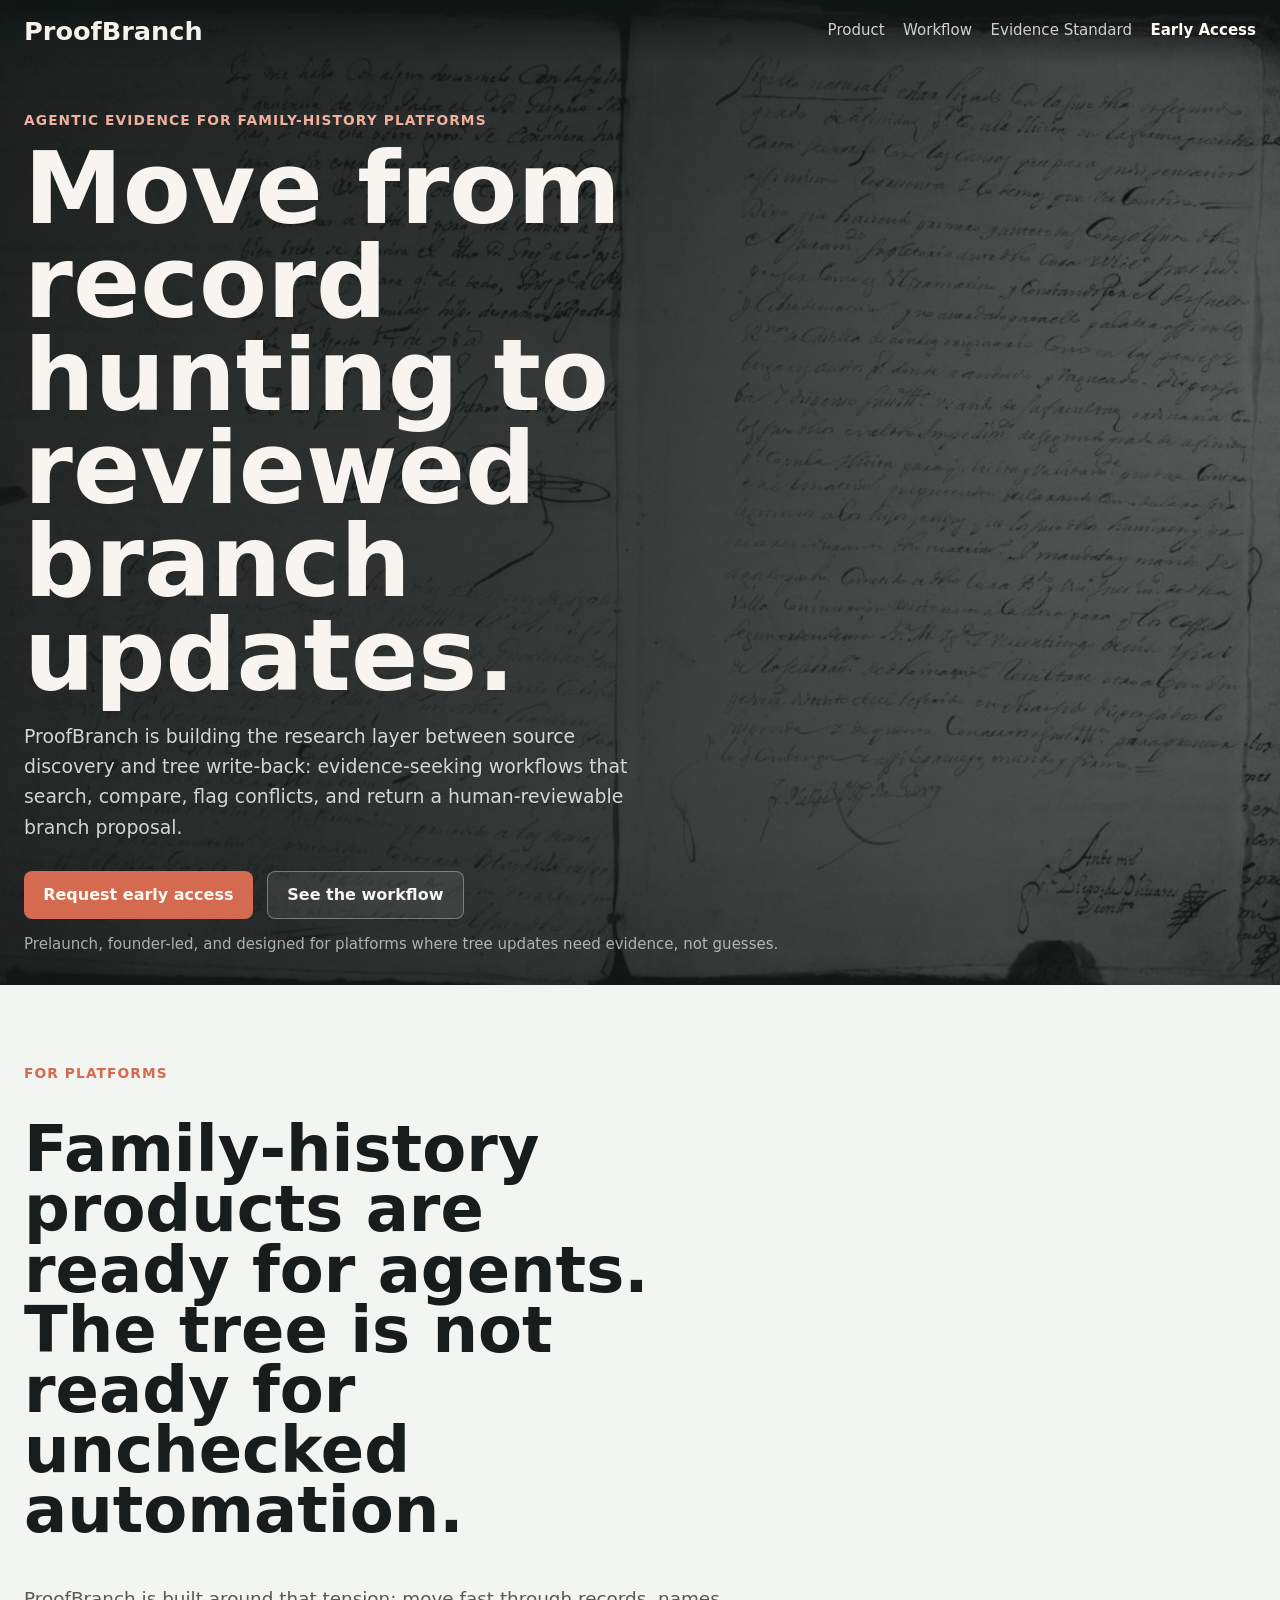
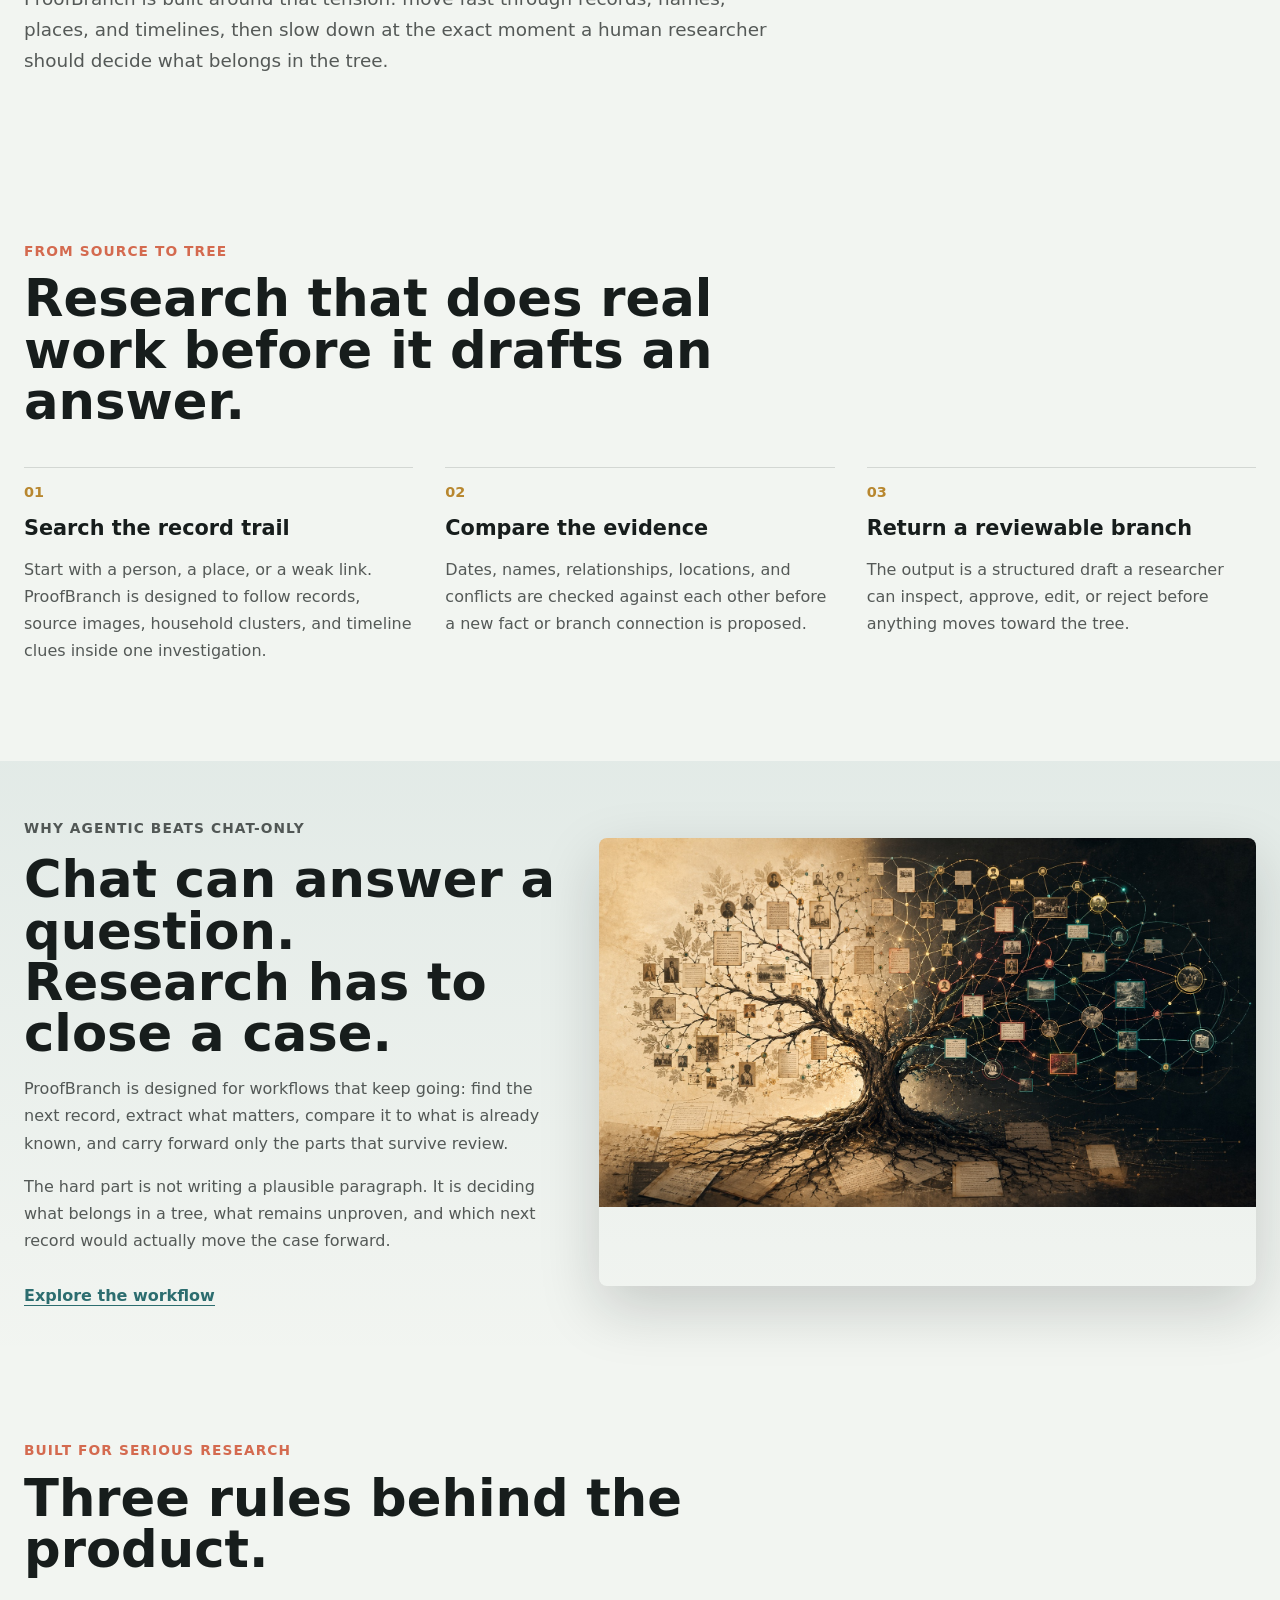
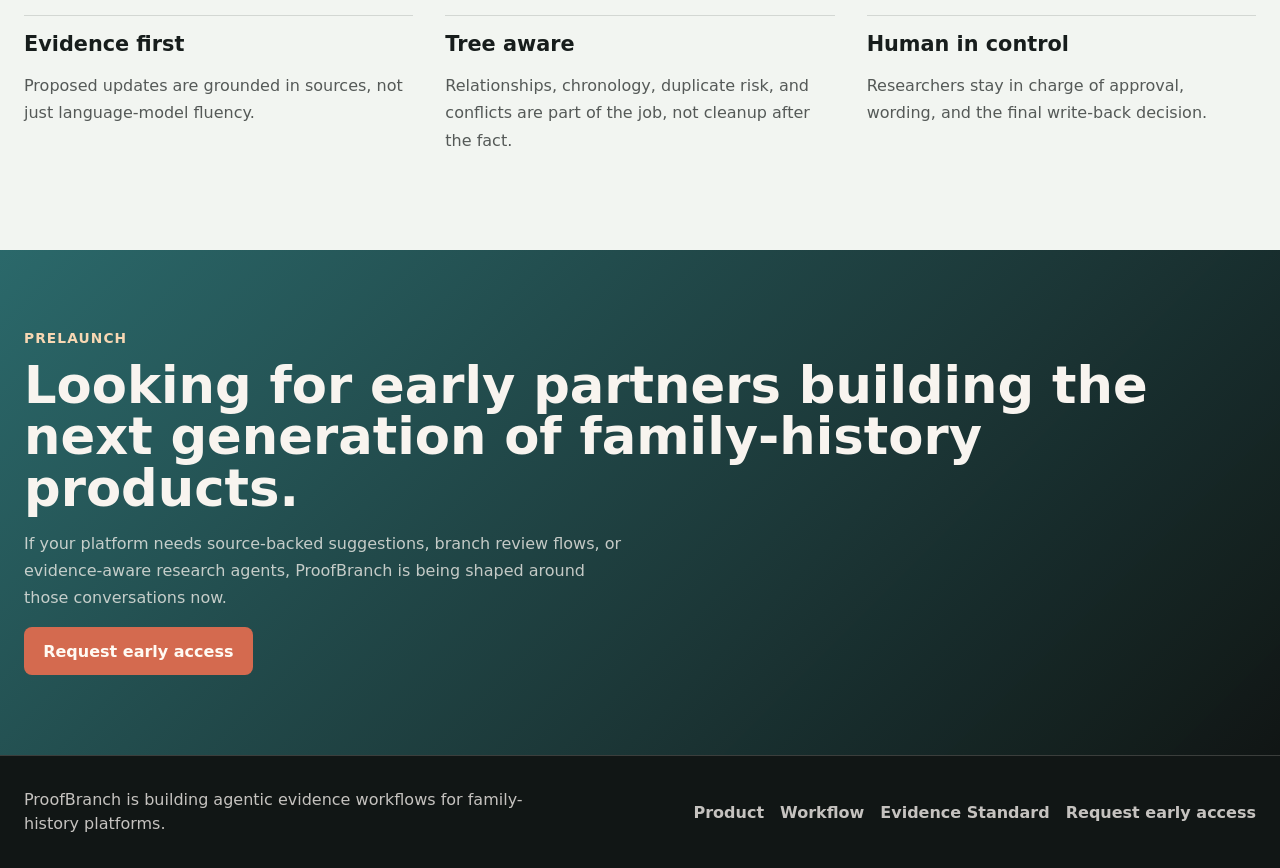
<file: index.html>
<!DOCTYPE html>
<html lang="en">
  <head>
    <meta charset="UTF-8" />
    <meta name="viewport" content="width=device-width, initial-scale=1.0" />
    <meta
      http-equiv="Content-Security-Policy"
      content="default-src 'self'; base-uri 'self'; form-action https://formspree.io; img-src 'self'; object-src 'none'; script-src 'none'; style-src 'self'"
    />
    <meta name="referrer" content="strict-origin-when-cross-origin" />
    <title>ProofBranch | Agentic Evidence for Family-History Platforms</title>
    <meta
      name="description"
      content="ProofBranch is building an agentic evidence layer for family-history platforms, turning record trails into reviewable branch updates."
    />
    <link rel="stylesheet" href="./styles.css" />
  </head>
  <body>
    <header class="site-header">
      <a class="brand" href="./">ProofBranch</a>
      <nav class="site-nav" aria-label="Primary">
        <a href="./product/">Product</a>
        <a href="./workflow/">Workflow</a>
        <a href="./evidence-standard/">Evidence Standard</a>
        <a class="nav-cta" href="./early-access/">Early Access</a>
      </nav>
    </header>

    <main id="top">
      <section class="hero">
        <div class="hero-image" aria-hidden="true"></div>
        <div class="hero-inner">
          <p class="eyebrow">Agentic evidence for family-history platforms</p>
          <h1>Move from record hunting to reviewed branch updates.</h1>
          <p class="hero-copy">
            ProofBranch is building the research layer between source discovery
            and tree write-back: evidence-seeking workflows that search, compare,
            flag conflicts, and return a human-reviewable branch proposal.
          </p>
          <div class="hero-actions">
            <a class="button button-primary" href="./early-access/"
              >Request early access</a
            >
            <a class="button button-secondary" href="./workflow/"
              >See the workflow</a
            >
          </div>
          <p class="hero-note">
            Prelaunch, founder-led, and designed for platforms where tree
            updates need evidence, not guesses.
          </p>
        </div>
      </section>

      <section class="statement">
        <p class="eyebrow">For platforms</p>
        <h2>Family-history products are ready for agents. The tree is not ready for unchecked automation.</h2>
        <p>
          ProofBranch is built around that tension: move fast through records,
          names, places, and timelines, then slow down at the exact moment a
          human researcher should decide what belongs in the tree.
        </p>
      </section>

      <section class="intro" id="workflow">
        <div class="section-heading">
          <p class="eyebrow">From source to tree</p>
          <h2>Research that does real work before it drafts an answer.</h2>
        </div>
        <div class="workflow-grid">
          <a href="./workflow/" class="text-panel">
            <p class="workflow-step">01</p>
            <h3>Search the record trail</h3>
            <p>
              Start with a person, a place, or a weak link. ProofBranch is
              designed to follow records, source images, household clusters, and
              timeline clues inside one investigation.
            </p>
          </a>
          <a href="./evidence-standard/" class="text-panel">
            <p class="workflow-step">02</p>
            <h3>Compare the evidence</h3>
            <p>
              Dates, names, relationships, locations, and conflicts are checked
              against each other before a new fact or branch connection is
              proposed.
            </p>
          </a>
          <a href="./product/" class="text-panel">
            <p class="workflow-step">03</p>
            <h3>Return a reviewable branch</h3>
            <p>
              The output is a structured draft a researcher can inspect,
              approve, edit, or reject before anything moves toward the tree.
            </p>
          </a>
        </div>
      </section>

      <section class="detail">
        <div class="detail-copy">
          <p class="eyebrow">Why agentic beats chat-only</p>
          <h2>Chat can answer a question. Research has to close a case.</h2>
          <p>
            ProofBranch is designed for workflows that keep going: find the next
            record, extract what matters, compare it to what is already known,
            and carry forward only the parts that survive review.
          </p>
          <p>
            The hard part is not writing a plausible paragraph. It is deciding
            what belongs in a tree, what remains unproven, and which next record
            would actually move the case forward.
          </p>
          <a class="inline-link" href="./workflow/">Explore the workflow</a>
        </div>
        <figure class="detail-visual">
          <img
            src="./assets/family-tree-knowledge-map.jpg"
            alt="A family tree growing into a source-backed knowledge graph with linked records and evidence nodes"
          />
        </figure>
      </section>

      <section class="principles" id="why">
        <div class="section-heading">
          <p class="eyebrow">Built for serious research</p>
          <h2>Three rules behind the product.</h2>
        </div>
        <div class="principles-list">
          <a href="./evidence-standard/" class="text-panel">
            <h3>Evidence first</h3>
            <p>
              Proposed updates are grounded in sources, not just language-model
              fluency.
            </p>
          </a>
          <a href="./product/" class="text-panel">
            <h3>Tree aware</h3>
            <p>
              Relationships, chronology, duplicate risk, and conflicts are part
              of the job, not cleanup after the fact.
            </p>
          </a>
          <a href="./early-access/" class="text-panel">
            <h3>Human in control</h3>
            <p>
              Researchers stay in charge of approval, wording, and the final
              write-back decision.
            </p>
          </a>
        </div>
      </section>

      <section class="cta" id="contact">
        <p class="eyebrow">Prelaunch</p>
        <h2>Looking for early partners building the next generation of family-history products.</h2>
        <p>
          If your platform needs source-backed suggestions, branch review flows,
          or evidence-aware research agents, ProofBranch is being shaped around
          those conversations now.
        </p>
        <a class="button button-primary" href="./early-access/"
          >Request early access</a
        >
      </section>
    </main>

    <footer class="site-footer">
      <p>ProofBranch is building agentic evidence workflows for family-history platforms.</p>
      <nav aria-label="Footer">
        <a href="./product/">Product</a>
        <a href="./workflow/">Workflow</a>
        <a href="./evidence-standard/">Evidence Standard</a>
        <a href="./early-access/">Request early access</a>
      </nav>
    </footer>
  </body>
</html>
</file>
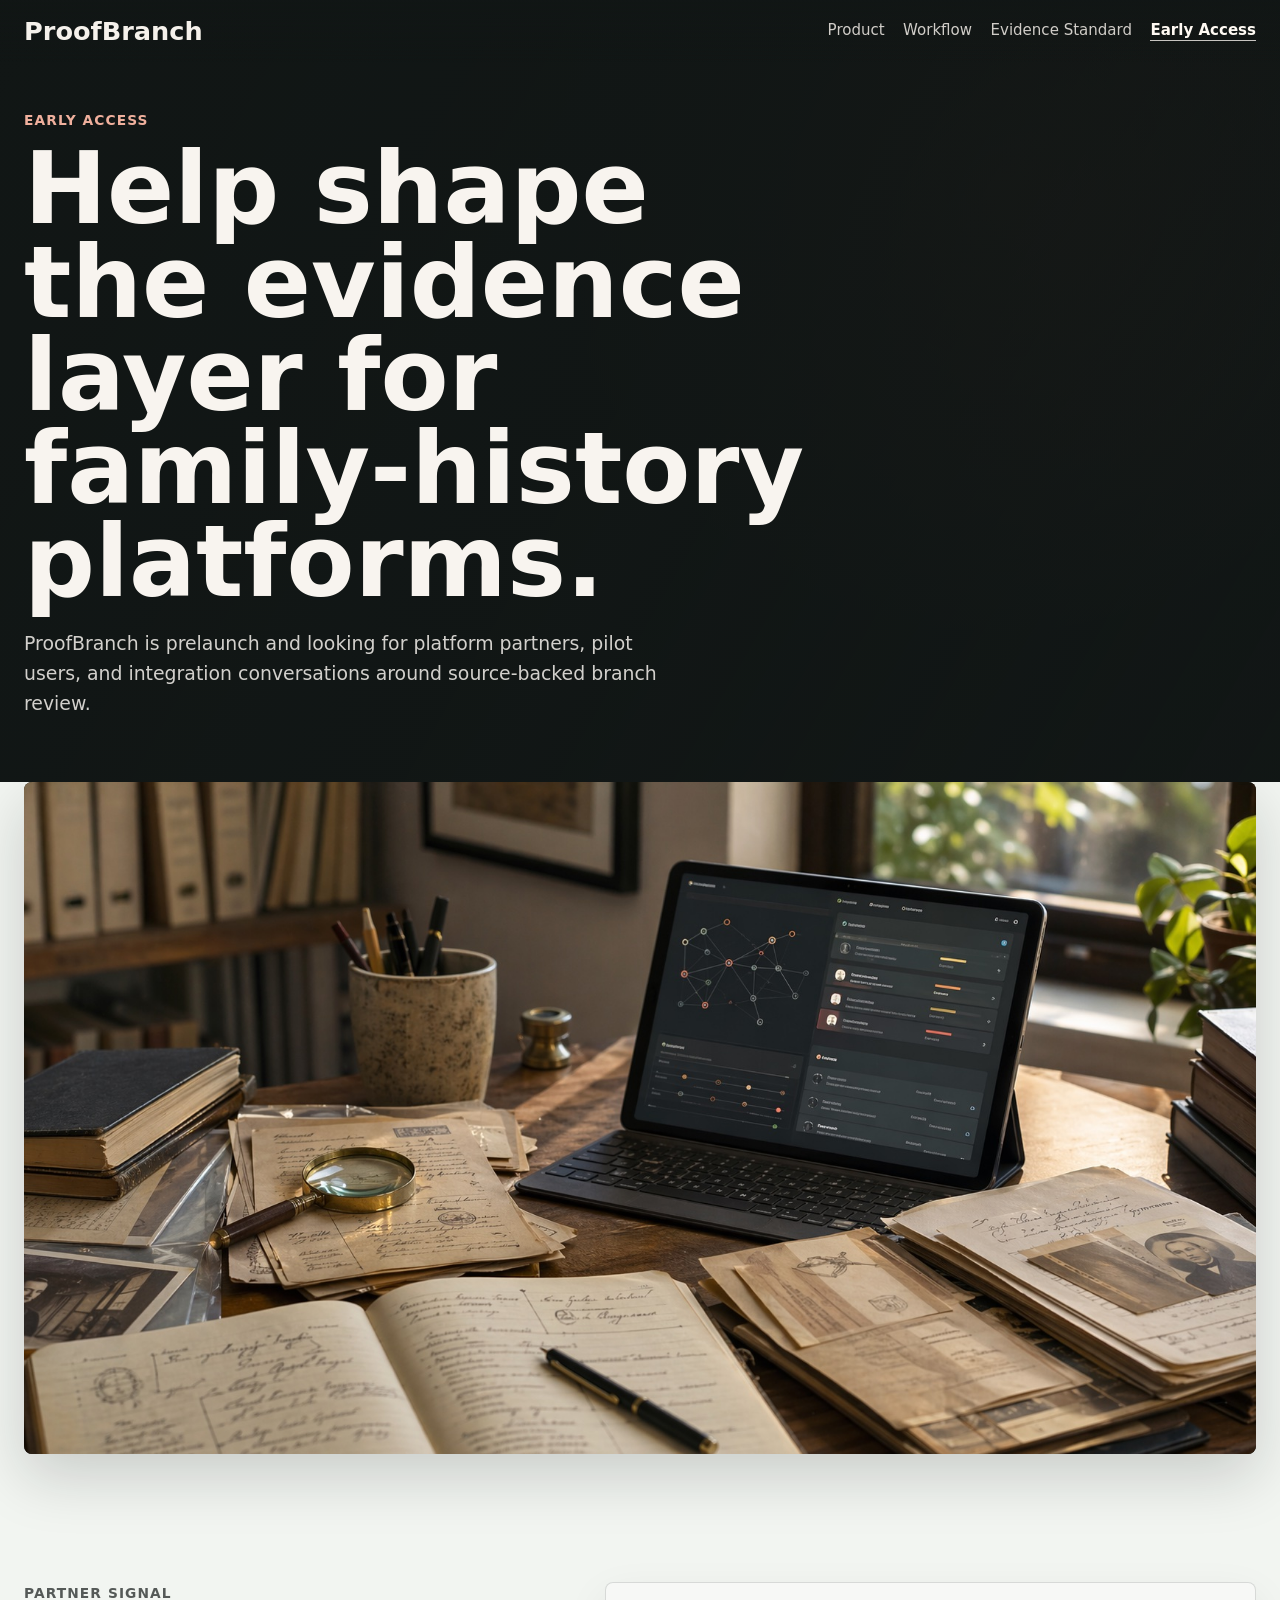
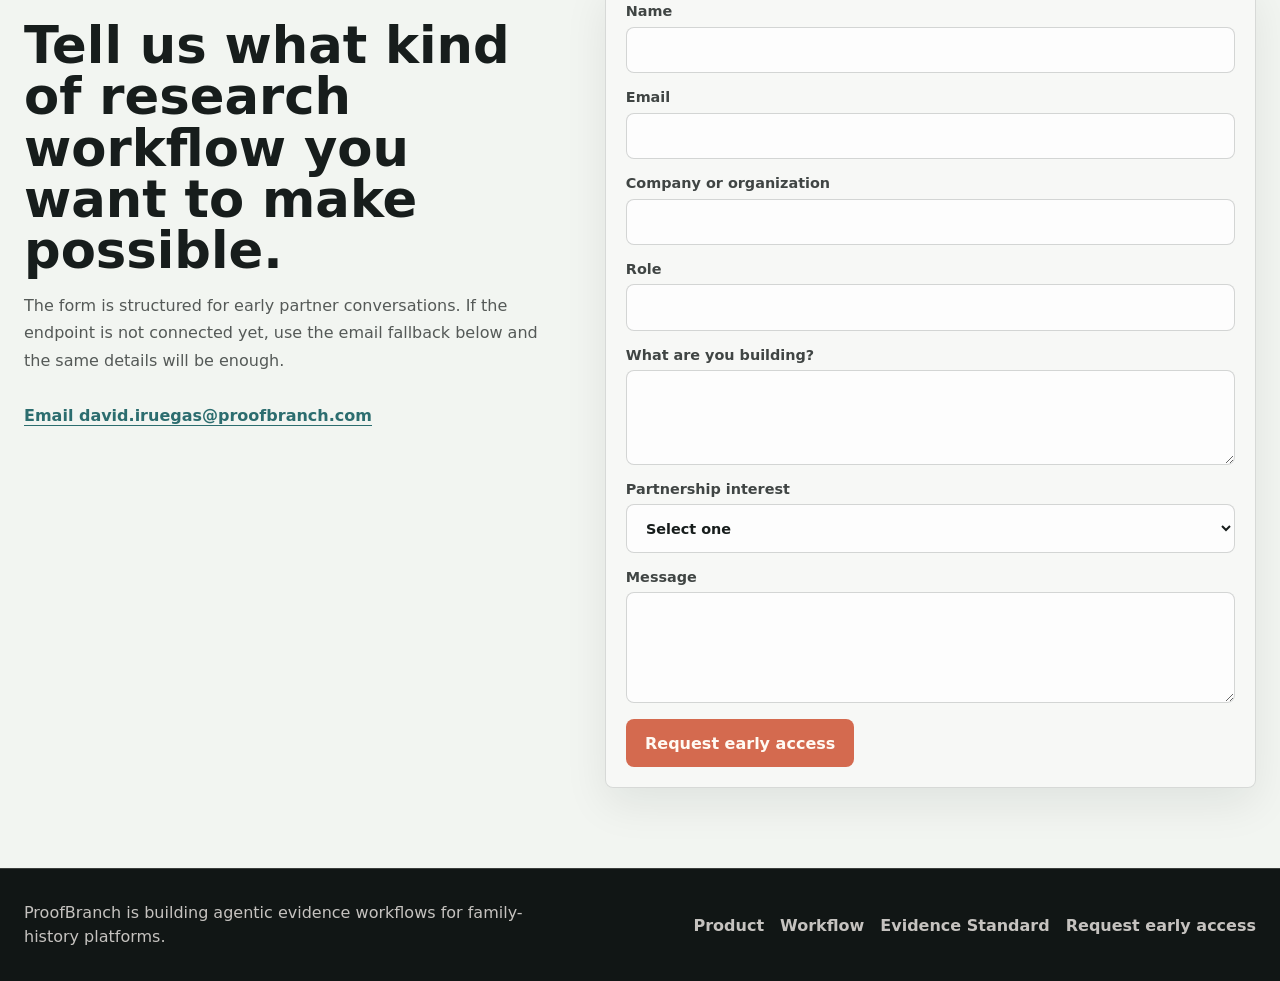
<file: early-access/index.html>
<!DOCTYPE html>
<html lang="en">
  <head>
    <meta charset="UTF-8" />
    <meta name="viewport" content="width=device-width, initial-scale=1.0" />
    <meta
      http-equiv="Content-Security-Policy"
      content="default-src 'self'; base-uri 'self'; form-action https://formspree.io; img-src 'self'; object-src 'none'; script-src 'none'; style-src 'self'"
    />
    <meta name="referrer" content="strict-origin-when-cross-origin" />
    <title>Request Early Access | ProofBranch</title>
    <meta
      name="description"
      content="Request early access to ProofBranch for platform partner conversations and prelaunch product feedback."
    />
    <link rel="stylesheet" href="../styles.css" />
  </head>
  <body>
    <header class="site-header">
      <a class="brand" href="../">ProofBranch</a>
      <nav class="site-nav" aria-label="Primary">
        <a href="../product/">Product</a>
        <a href="../workflow/">Workflow</a>
        <a href="../evidence-standard/">Evidence Standard</a>
        <a aria-current="page" class="nav-cta" href="../early-access/"
          >Early Access</a
        >
      </nav>
    </header>

    <main>
      <section class="page-hero contact-hero">
        <div class="page-hero-inner">
          <p class="eyebrow">Early access</p>
          <h1>Help shape the evidence layer for family-history platforms.</h1>
          <p>
            ProofBranch is prelaunch and looking for platform partners, pilot
            users, and integration conversations around source-backed branch
            review.
          </p>
        </div>
      </section>

      <section class="asset-showcase asset-showcase-tight">
        <figure>
          <img
            src="../assets/partner-review-workflow.jpg"
            alt="A professional research desk with archival papers and a modern review interface for source-backed branch suggestions"
          />
        </figure>
      </section>

      <section class="form-section">
        <div class="form-copy">
          <p class="eyebrow">Partner signal</p>
          <h2>Tell us what kind of research workflow you want to make possible.</h2>
          <p>
            The form is structured for early partner conversations. If the
            endpoint is not connected yet, use the email fallback below and the
            same details will be enough.
          </p>
          <a
            class="inline-link"
            href="mailto:david.iruegas@proofbranch.com?subject=ProofBranch%20early%20access"
            >Email david.iruegas@proofbranch.com</a
          >
        </div>

        <form
          class="access-form"
          action="https://formspree.io/f/REPLACE_WITH_FORM_ID"
          accept-charset="UTF-8"
          method="POST"
        >
          <input
            class="hidden-field"
            name="_gotcha"
            type="text"
            tabindex="-1"
            autocomplete="off"
          />
          <label>
            Name
            <input
              name="name"
              type="text"
              autocomplete="name"
              maxlength="120"
              required
            />
          </label>
          <label>
            Email
            <input
              name="email"
              type="email"
              autocomplete="email"
              inputmode="email"
              maxlength="254"
              required
            />
          </label>
          <label>
            Company or organization
            <input
              name="organization"
              type="text"
              autocomplete="organization"
              maxlength="160"
            />
          </label>
          <label>
            Role
            <input
              name="role"
              type="text"
              autocomplete="organization-title"
              maxlength="120"
            />
          </label>
          <label>
            What are you building?
            <textarea
              name="what-you-are-building"
              rows="4"
              maxlength="1200"
              required
            ></textarea>
          </label>
          <label>
            Partnership interest
            <select name="partnership-interest" required>
              <option value="">Select one</option>
              <option>Platform integration</option>
              <option>Pilot user feedback</option>
              <option>Research workflow design</option>
              <option>Investor or advisor conversation</option>
            </select>
          </label>
          <label>
            Message
            <textarea name="message" rows="5" maxlength="1600"></textarea>
          </label>
          <button class="button button-primary" type="submit">
            Request early access
          </button>
        </form>
      </section>
    </main>

    <footer class="site-footer">
      <p>ProofBranch is building agentic evidence workflows for family-history platforms.</p>
      <nav aria-label="Footer">
        <a href="../product/">Product</a>
        <a href="../workflow/">Workflow</a>
        <a href="../evidence-standard/">Evidence Standard</a>
        <a href="../early-access/">Request early access</a>
      </nav>
    </footer>
  </body>
</html>
</file>
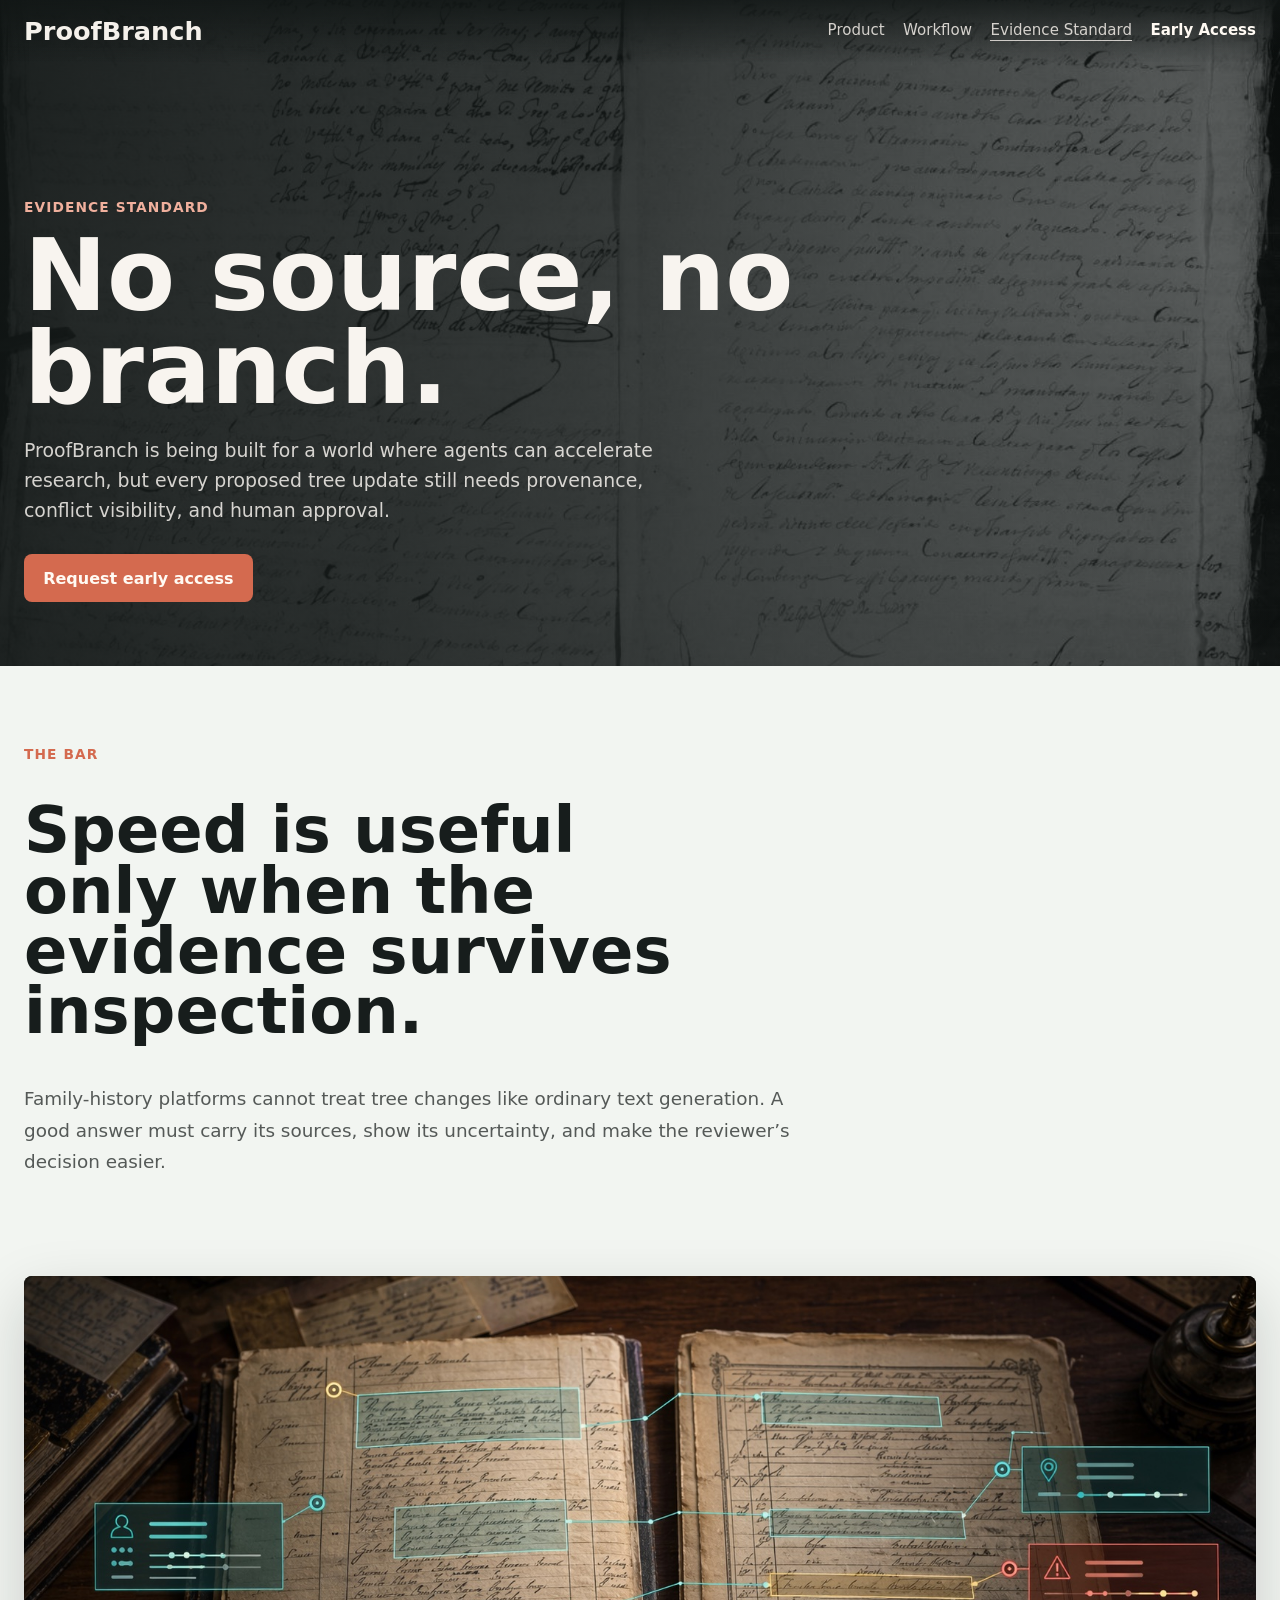
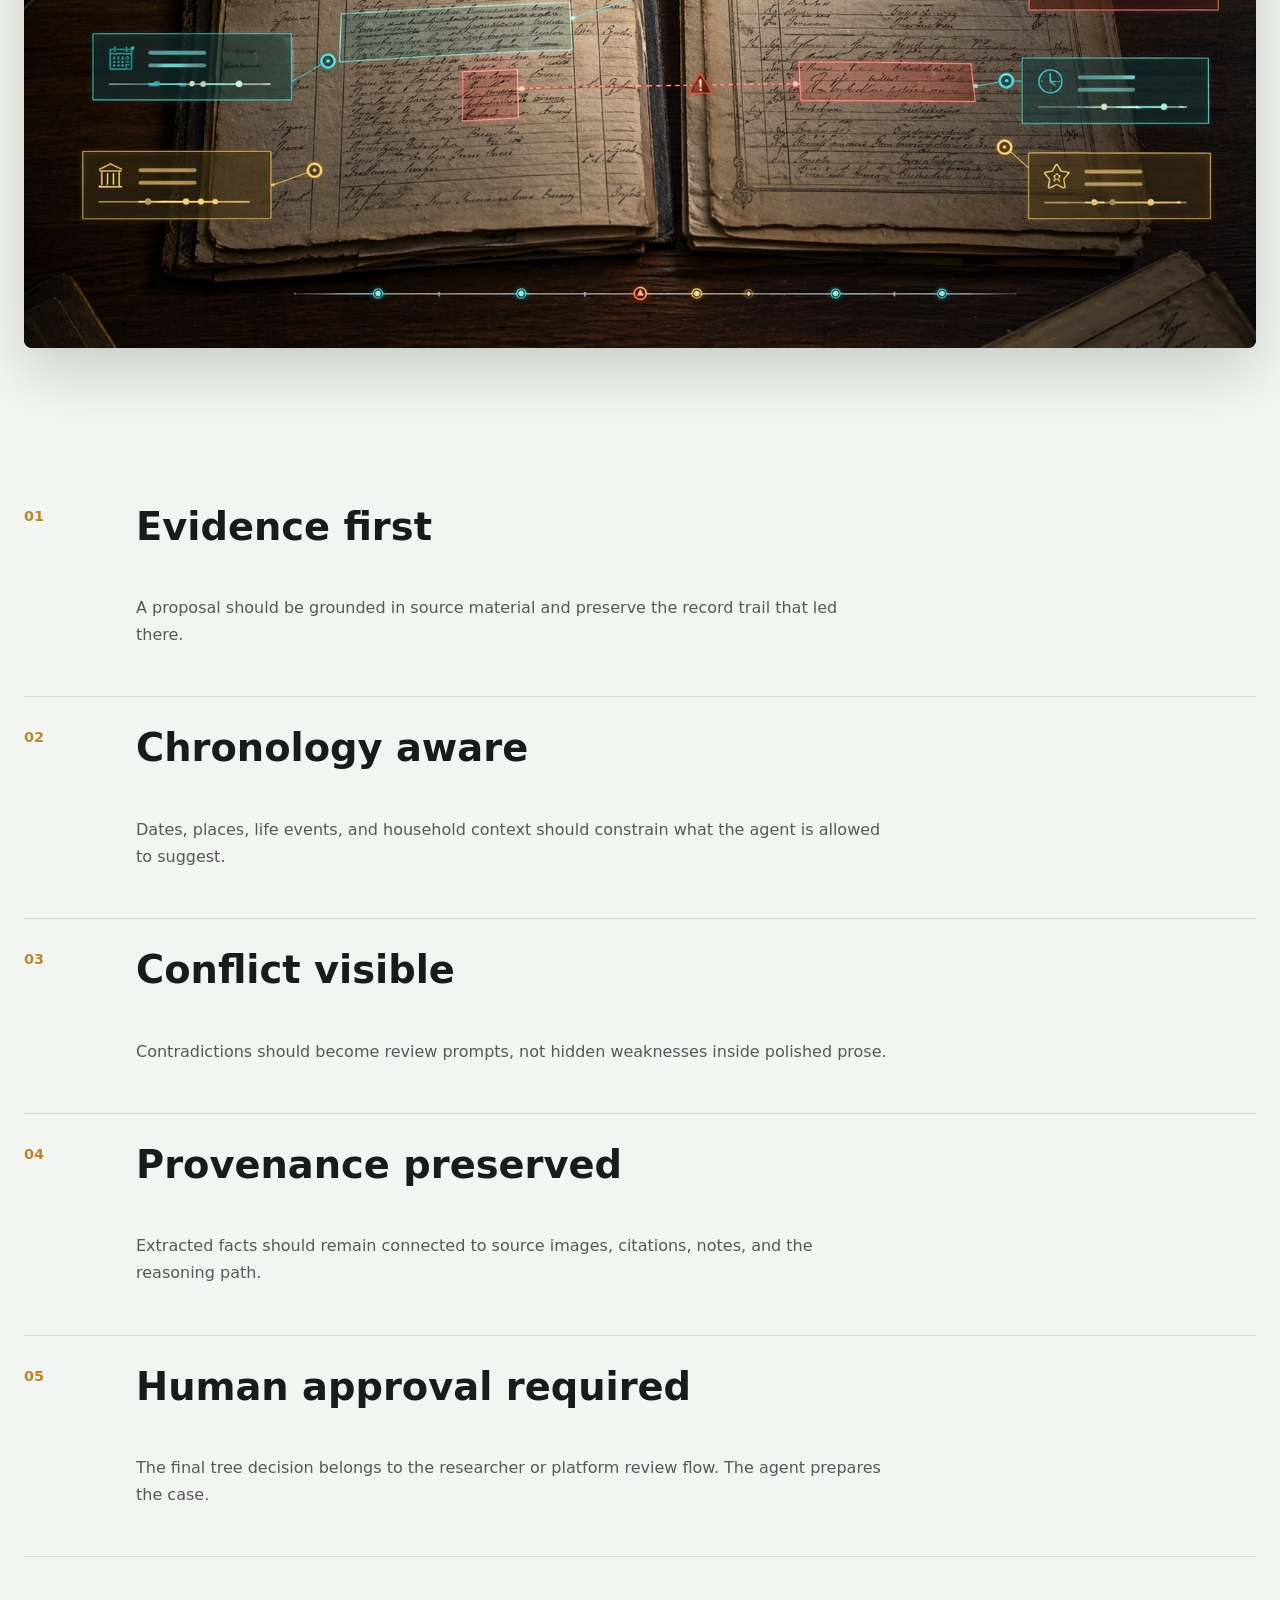
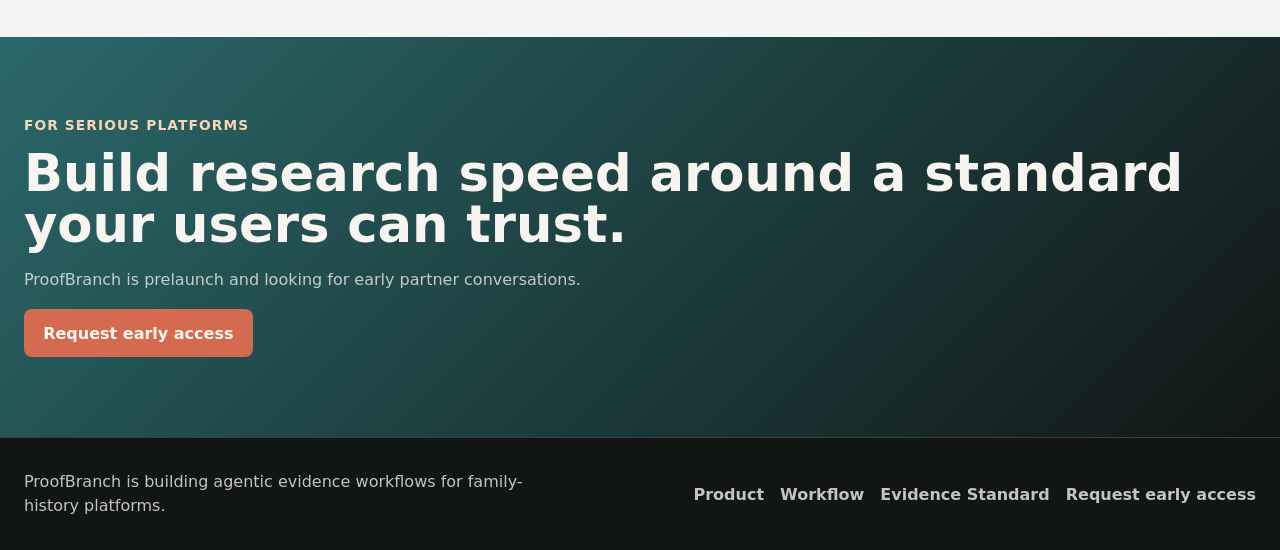
<file: evidence-standard/index.html>
<!DOCTYPE html>
<html lang="en">
  <head>
    <meta charset="UTF-8" />
    <meta name="viewport" content="width=device-width, initial-scale=1.0" />
    <meta
      http-equiv="Content-Security-Policy"
      content="default-src 'self'; base-uri 'self'; form-action https://formspree.io; img-src 'self'; object-src 'none'; script-src 'none'; style-src 'self'"
    />
    <meta name="referrer" content="strict-origin-when-cross-origin" />
    <title>Evidence Standard | ProofBranch</title>
    <meta
      name="description"
      content="ProofBranch is built around an evidence standard for source-backed, human-reviewed family tree updates."
    />
    <link rel="stylesheet" href="../styles.css" />
  </head>
  <body>
    <header class="site-header">
      <a class="brand" href="../">ProofBranch</a>
      <nav class="site-nav" aria-label="Primary">
        <a href="../product/">Product</a>
        <a href="../workflow/">Workflow</a>
        <a aria-current="page" href="../evidence-standard/">Evidence Standard</a>
        <a class="nav-cta" href="../early-access/">Early Access</a>
      </nav>
    </header>

    <main>
      <section class="page-hero evidence-hero">
        <div class="page-hero-image" aria-hidden="true"></div>
        <div class="page-hero-inner">
          <p class="eyebrow">Evidence Standard</p>
          <h1>No source, no branch.</h1>
          <p>
            ProofBranch is being built for a world where agents can accelerate
            research, but every proposed tree update still needs provenance,
            conflict visibility, and human approval.
          </p>
          <a class="button button-primary" href="../early-access/"
            >Request early access</a
          >
        </div>
      </section>

      <section class="statement">
        <p class="eyebrow">The bar</p>
        <h2>Speed is useful only when the evidence survives inspection.</h2>
        <p>
          Family-history platforms cannot treat tree changes like ordinary text
          generation. A good answer must carry its sources, show its uncertainty,
          and make the reviewer’s decision easier.
        </p>
      </section>

      <section class="asset-showcase">
        <figure>
          <img
            src="../assets/evidence-comparison.jpg"
            alt="Two historical records compared side by side with source annotations, chronology markers, and visible conflict highlights"
          />
        </figure>
      </section>

      <section class="evidence-rules">
        <article>
          <span>01</span>
          <h2>Evidence first</h2>
          <p>
            A proposal should be grounded in source material and preserve the
            record trail that led there.
          </p>
        </article>
        <article>
          <span>02</span>
          <h2>Chronology aware</h2>
          <p>
            Dates, places, life events, and household context should constrain
            what the agent is allowed to suggest.
          </p>
        </article>
        <article>
          <span>03</span>
          <h2>Conflict visible</h2>
          <p>
            Contradictions should become review prompts, not hidden weaknesses
            inside polished prose.
          </p>
        </article>
        <article>
          <span>04</span>
          <h2>Provenance preserved</h2>
          <p>
            Extracted facts should remain connected to source images, citations,
            notes, and the reasoning path.
          </p>
        </article>
        <article>
          <span>05</span>
          <h2>Human approval required</h2>
          <p>
            The final tree decision belongs to the researcher or platform review
            flow. The agent prepares the case.
          </p>
        </article>
      </section>

      <section class="cta">
        <p class="eyebrow">For serious platforms</p>
        <h2>Build research speed around a standard your users can trust.</h2>
        <p>ProofBranch is prelaunch and looking for early partner conversations.</p>
        <a class="button button-primary" href="../early-access/"
          >Request early access</a
        >
      </section>
    </main>

    <footer class="site-footer">
      <p>ProofBranch is building agentic evidence workflows for family-history platforms.</p>
      <nav aria-label="Footer">
        <a href="../product/">Product</a>
        <a href="../workflow/">Workflow</a>
        <a href="../evidence-standard/">Evidence Standard</a>
        <a href="../early-access/">Request early access</a>
      </nav>
    </footer>
  </body>
</html>
</file>
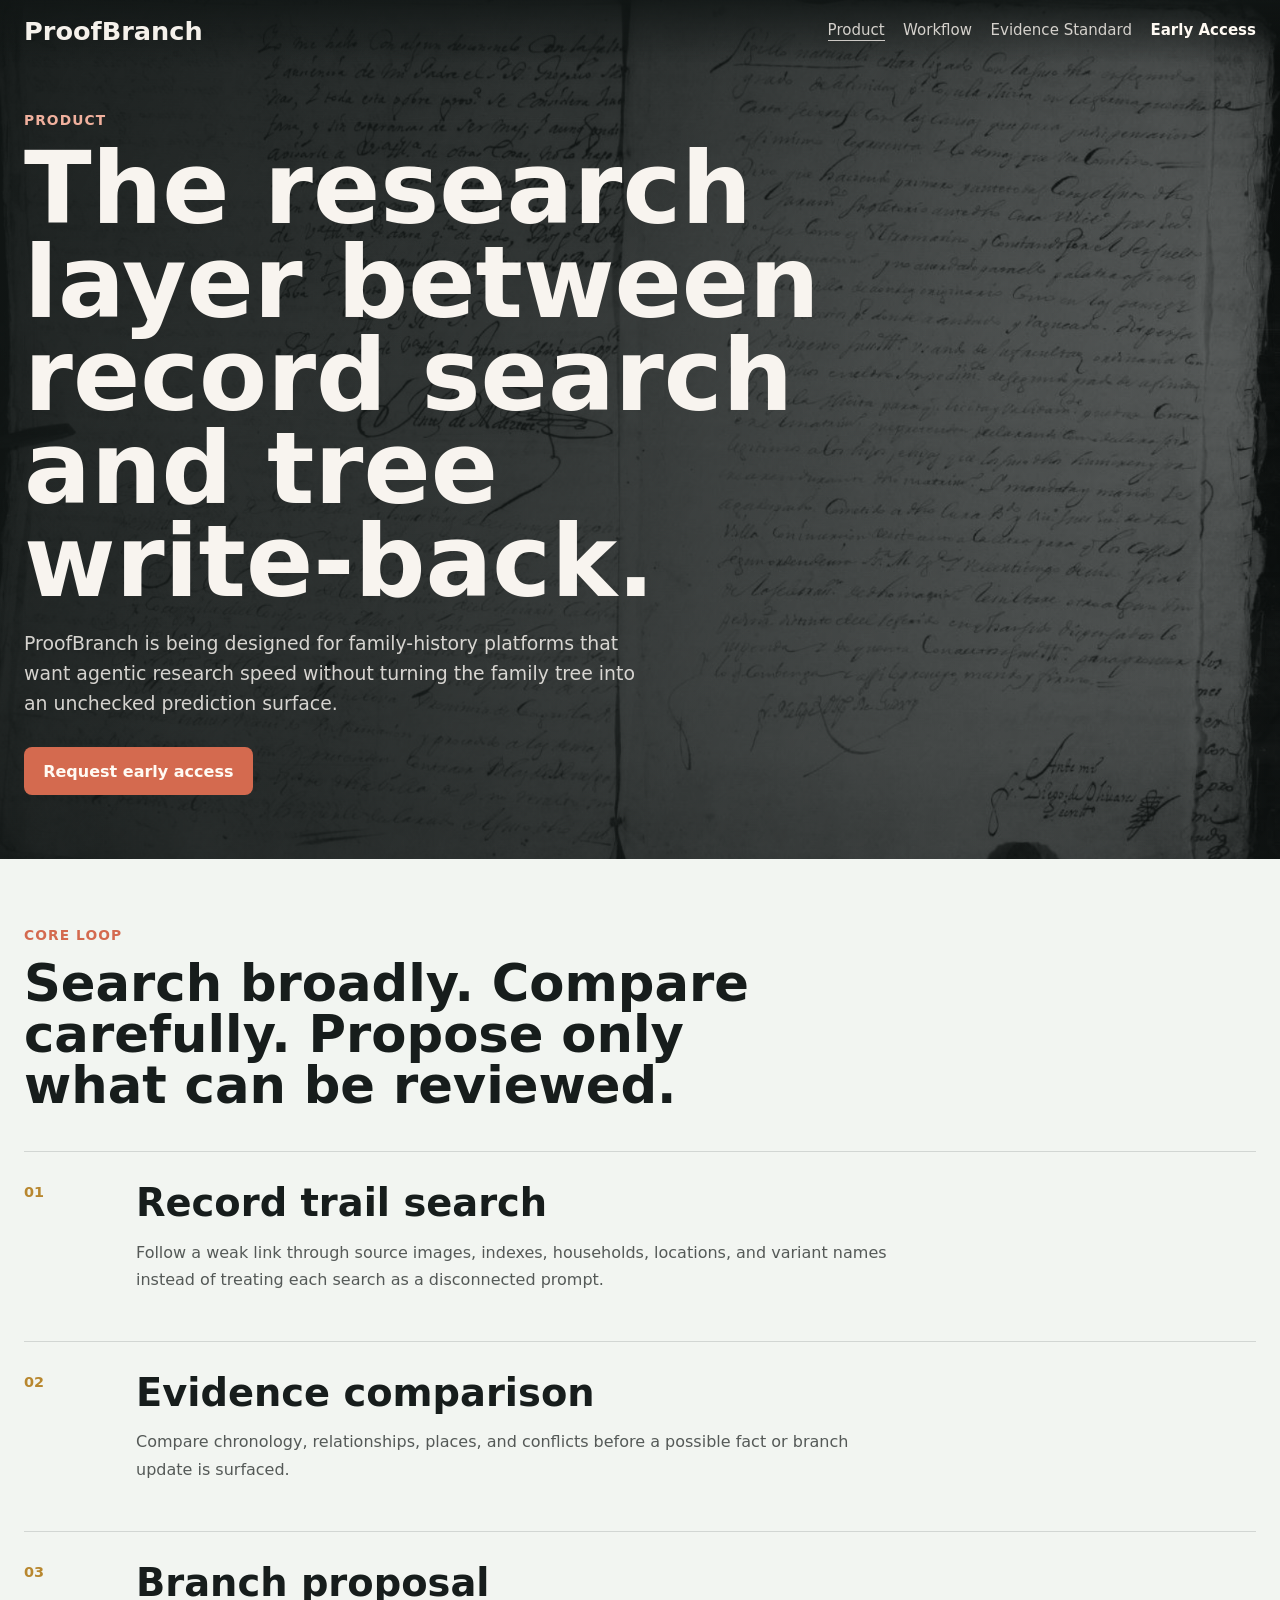
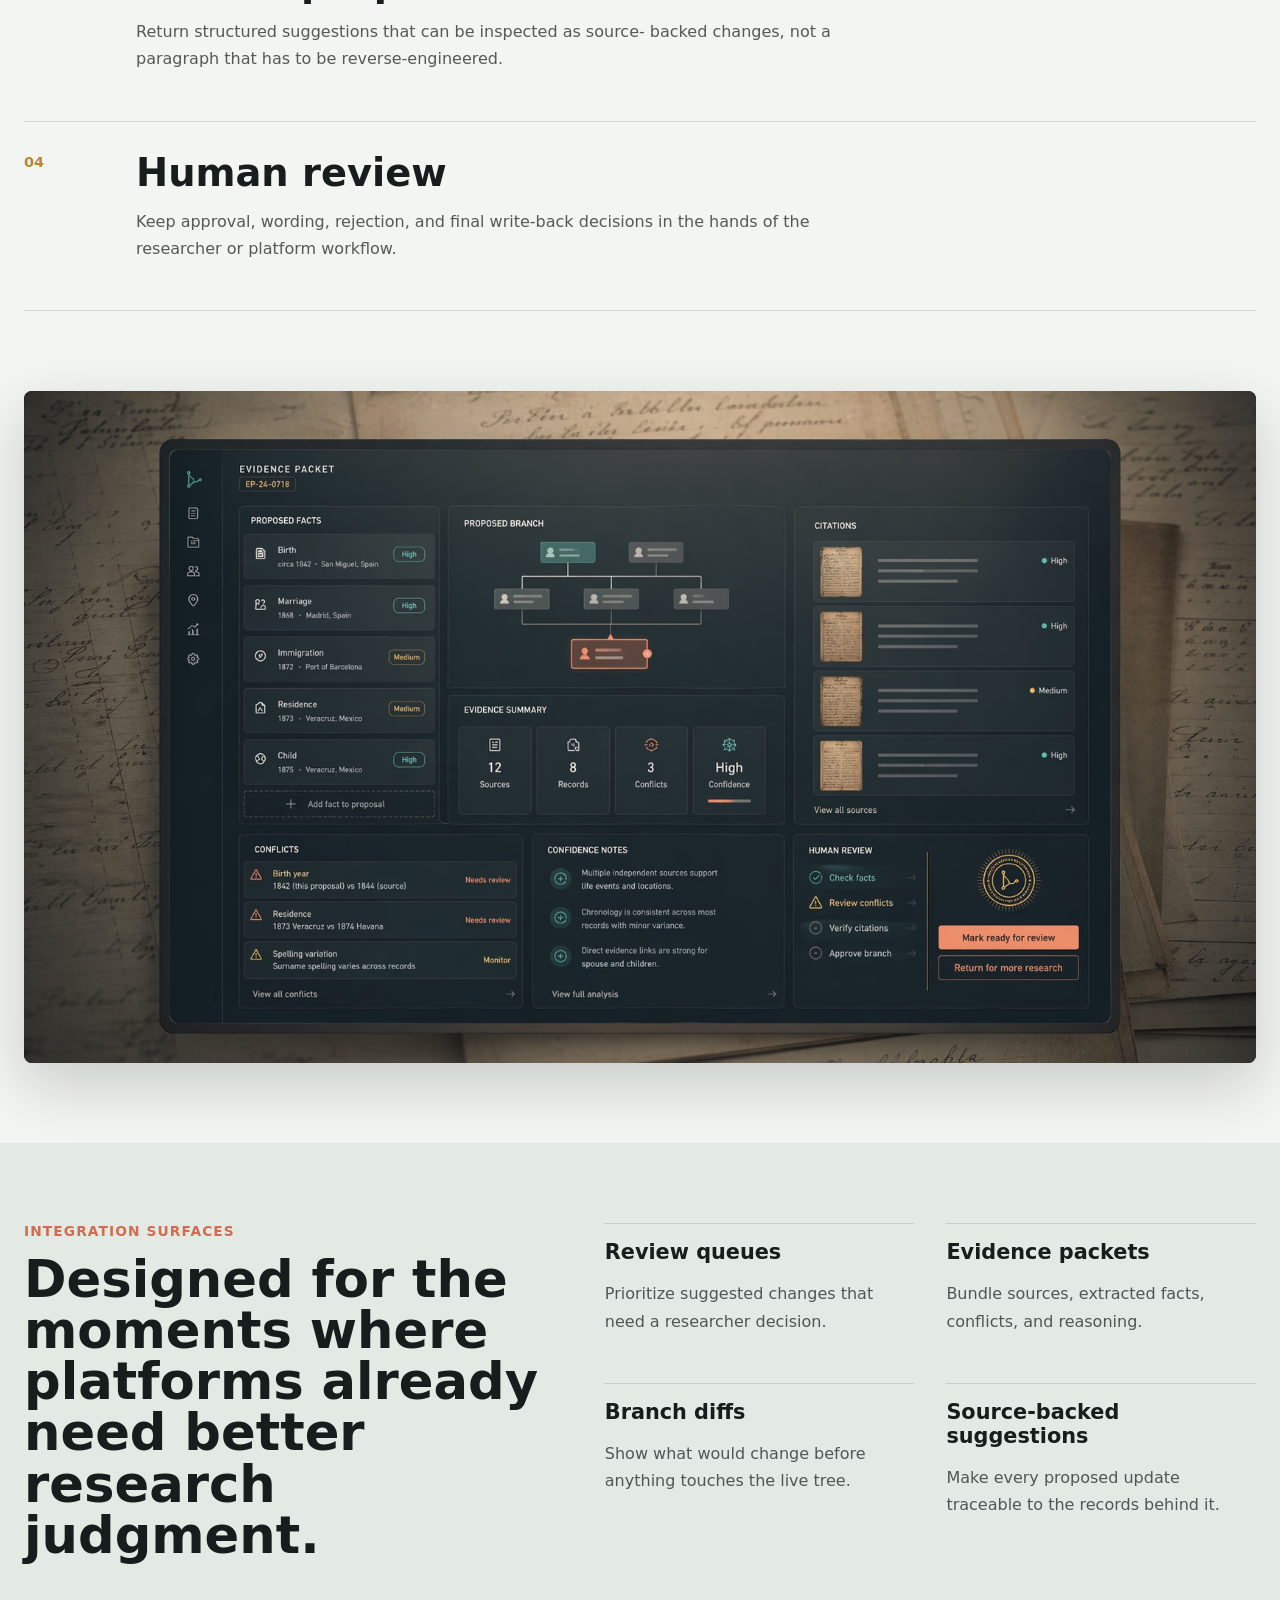
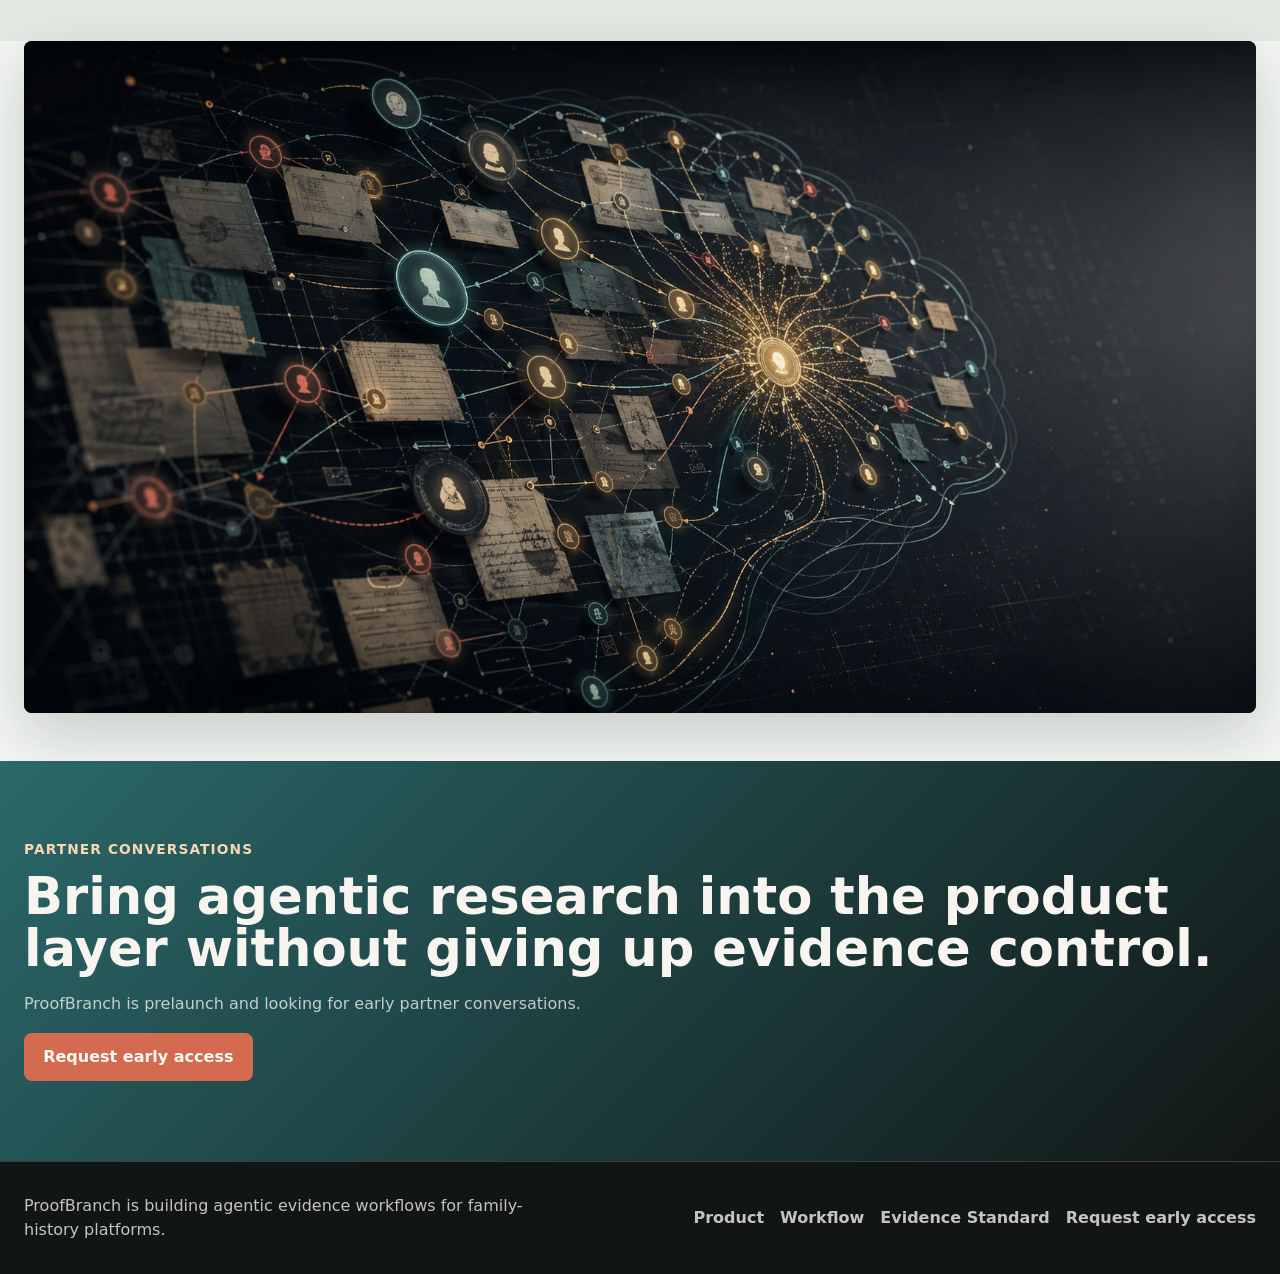
<file: product/index.html>
<!DOCTYPE html>
<html lang="en">
  <head>
    <meta charset="UTF-8" />
    <meta name="viewport" content="width=device-width, initial-scale=1.0" />
    <meta
      http-equiv="Content-Security-Policy"
      content="default-src 'self'; base-uri 'self'; form-action https://formspree.io; img-src 'self'; object-src 'none'; script-src 'none'; style-src 'self'"
    />
    <meta name="referrer" content="strict-origin-when-cross-origin" />
    <title>Product | ProofBranch</title>
    <meta
      name="description"
      content="ProofBranch is building the research layer between record search and tree write-back for family-history platforms."
    />
    <link rel="stylesheet" href="../styles.css" />
  </head>
  <body>
    <header class="site-header">
      <a class="brand" href="../">ProofBranch</a>
      <nav class="site-nav" aria-label="Primary">
        <a aria-current="page" href="../product/">Product</a>
        <a href="../workflow/">Workflow</a>
        <a href="../evidence-standard/">Evidence Standard</a>
        <a class="nav-cta" href="../early-access/">Early Access</a>
      </nav>
    </header>

    <main>
      <section class="page-hero product-hero">
        <div class="page-hero-image" aria-hidden="true"></div>
        <div class="page-hero-inner">
          <p class="eyebrow">Product</p>
          <h1>The research layer between record search and tree write-back.</h1>
          <p>
            ProofBranch is being designed for family-history platforms that want
            agentic research speed without turning the family tree into an
            unchecked prediction surface.
          </p>
          <a class="button button-primary" href="../early-access/"
            >Request early access</a
          >
        </div>
      </section>

      <section class="intro">
        <div class="section-heading">
          <p class="eyebrow">Core loop</p>
          <h2>Search broadly. Compare carefully. Propose only what can be reviewed.</h2>
        </div>
        <div class="feature-list">
          <article class="feature-row">
            <span>01</span>
            <div>
              <h3>Record trail search</h3>
              <p>
                Follow a weak link through source images, indexes, households,
                locations, and variant names instead of treating each search as
                a disconnected prompt.
              </p>
            </div>
          </article>
          <article class="feature-row">
            <span>02</span>
            <div>
              <h3>Evidence comparison</h3>
              <p>
                Compare chronology, relationships, places, and conflicts before
                a possible fact or branch update is surfaced.
              </p>
            </div>
          </article>
          <article class="feature-row">
            <span>03</span>
            <div>
              <h3>Branch proposal</h3>
              <p>
                Return structured suggestions that can be inspected as source-
                backed changes, not a paragraph that has to be reverse-engineered.
              </p>
            </div>
          </article>
          <article class="feature-row">
            <span>04</span>
            <div>
              <h3>Human review</h3>
              <p>
                Keep approval, wording, rejection, and final write-back decisions
                in the hands of the researcher or platform workflow.
              </p>
            </div>
          </article>
        </div>
      </section>

      <section class="asset-showcase">
        <figure>
          <img
            src="../assets/product-evidence-packet.jpg"
            alt="A dark evidence packet interface showing proposed facts, citations, conflicts, confidence notes, and human review controls"
          />
        </figure>
      </section>

      <section class="split-section">
        <div>
          <p class="eyebrow">Integration surfaces</p>
          <h2>Designed for the moments where platforms already need better research judgment.</h2>
        </div>
        <div class="evidence-list">
          <article>
            <h3>Review queues</h3>
            <p>Prioritize suggested changes that need a researcher decision.</p>
          </article>
          <article>
            <h3>Evidence packets</h3>
            <p>Bundle sources, extracted facts, conflicts, and reasoning.</p>
          </article>
          <article>
            <h3>Branch diffs</h3>
            <p>Show what would change before anything touches the live tree.</p>
          </article>
          <article>
            <h3>Source-backed suggestions</h3>
            <p>Make every proposed update traceable to the records behind it.</p>
          </article>
        </div>
      </section>

      <section class="asset-showcase asset-showcase-tight">
        <figure>
          <img
            src="../assets/reasoning-core-graph.jpg"
            alt="A close-up knowledge graph of family records, source packets, and citation trails converging into a reasoning core"
          />
        </figure>
      </section>

      <section class="cta">
        <p class="eyebrow">Partner conversations</p>
        <h2>Bring agentic research into the product layer without giving up evidence control.</h2>
        <p>ProofBranch is prelaunch and looking for early partner conversations.</p>
        <a class="button button-primary" href="../early-access/"
          >Request early access</a
        >
      </section>
    </main>

    <footer class="site-footer">
      <p>ProofBranch is building agentic evidence workflows for family-history platforms.</p>
      <nav aria-label="Footer">
        <a href="../product/">Product</a>
        <a href="../workflow/">Workflow</a>
        <a href="../evidence-standard/">Evidence Standard</a>
        <a href="../early-access/">Request early access</a>
      </nav>
    </footer>
  </body>
</html>
</file>
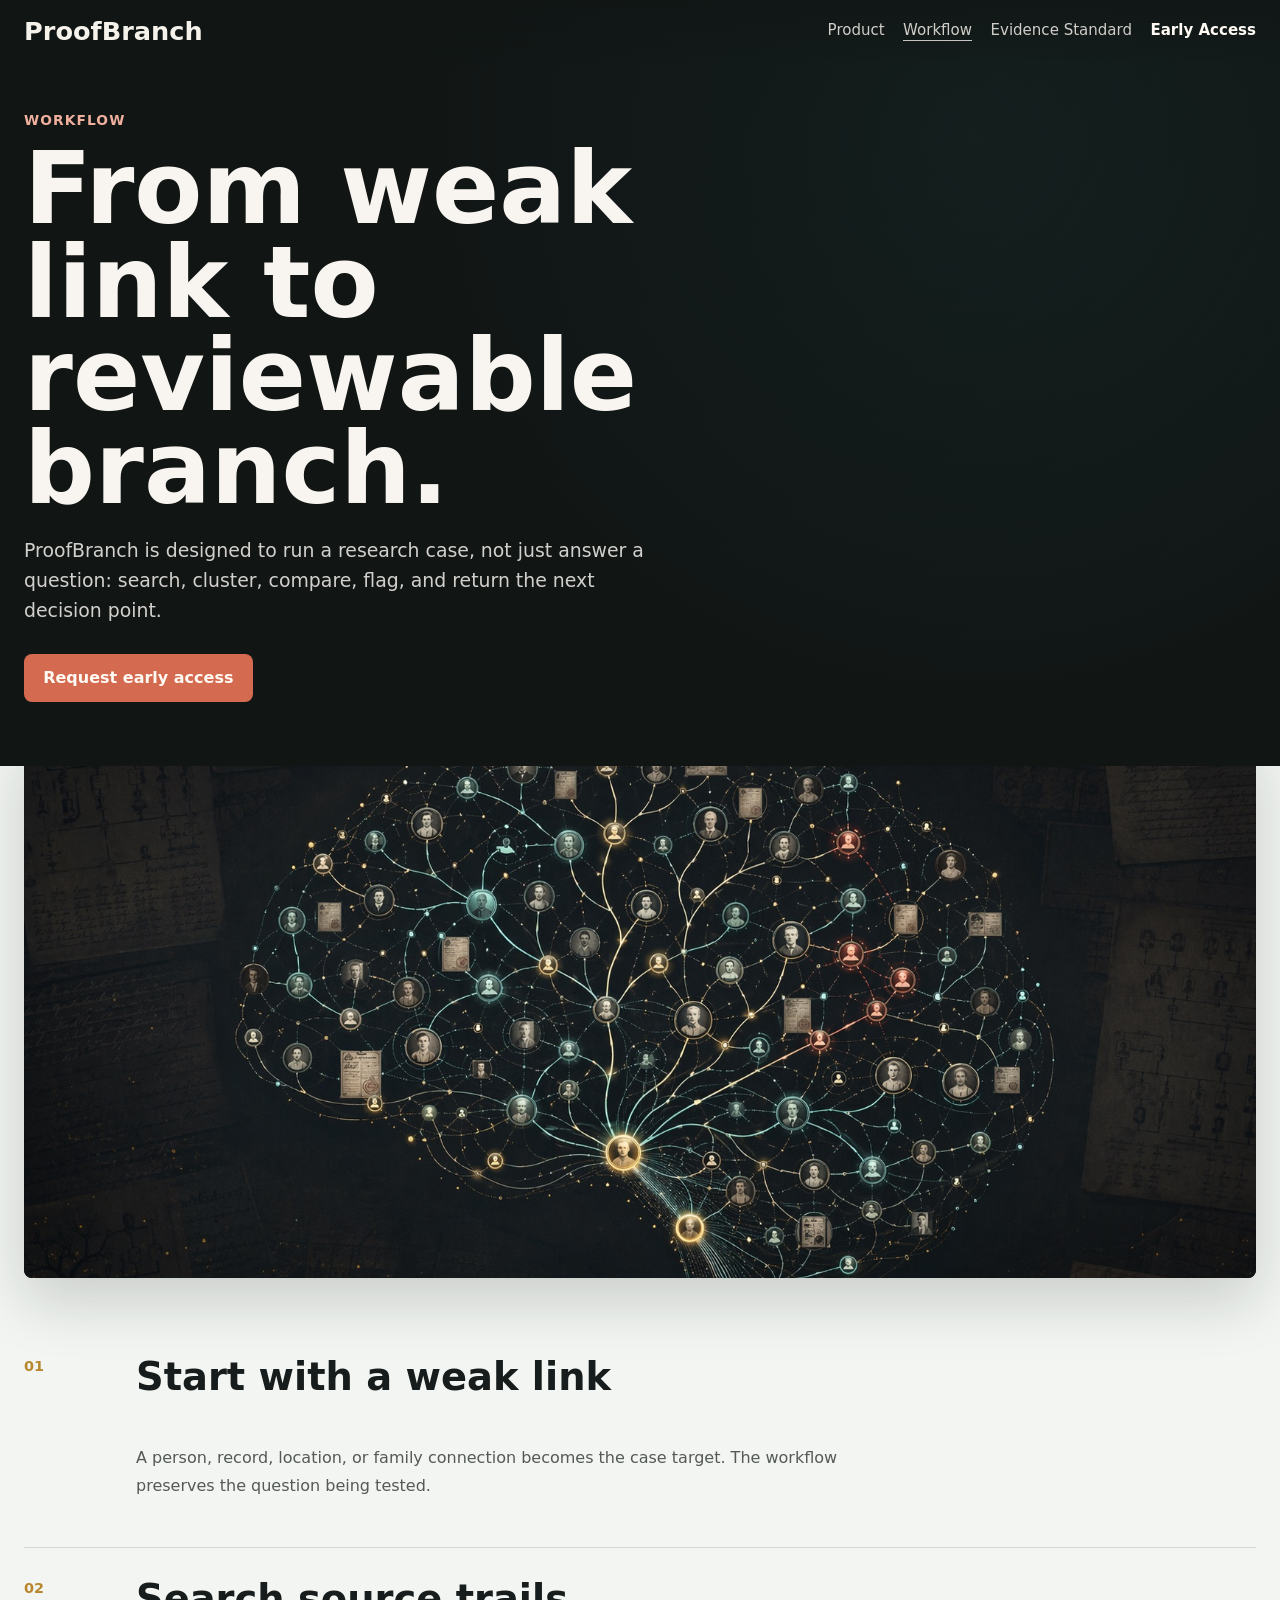
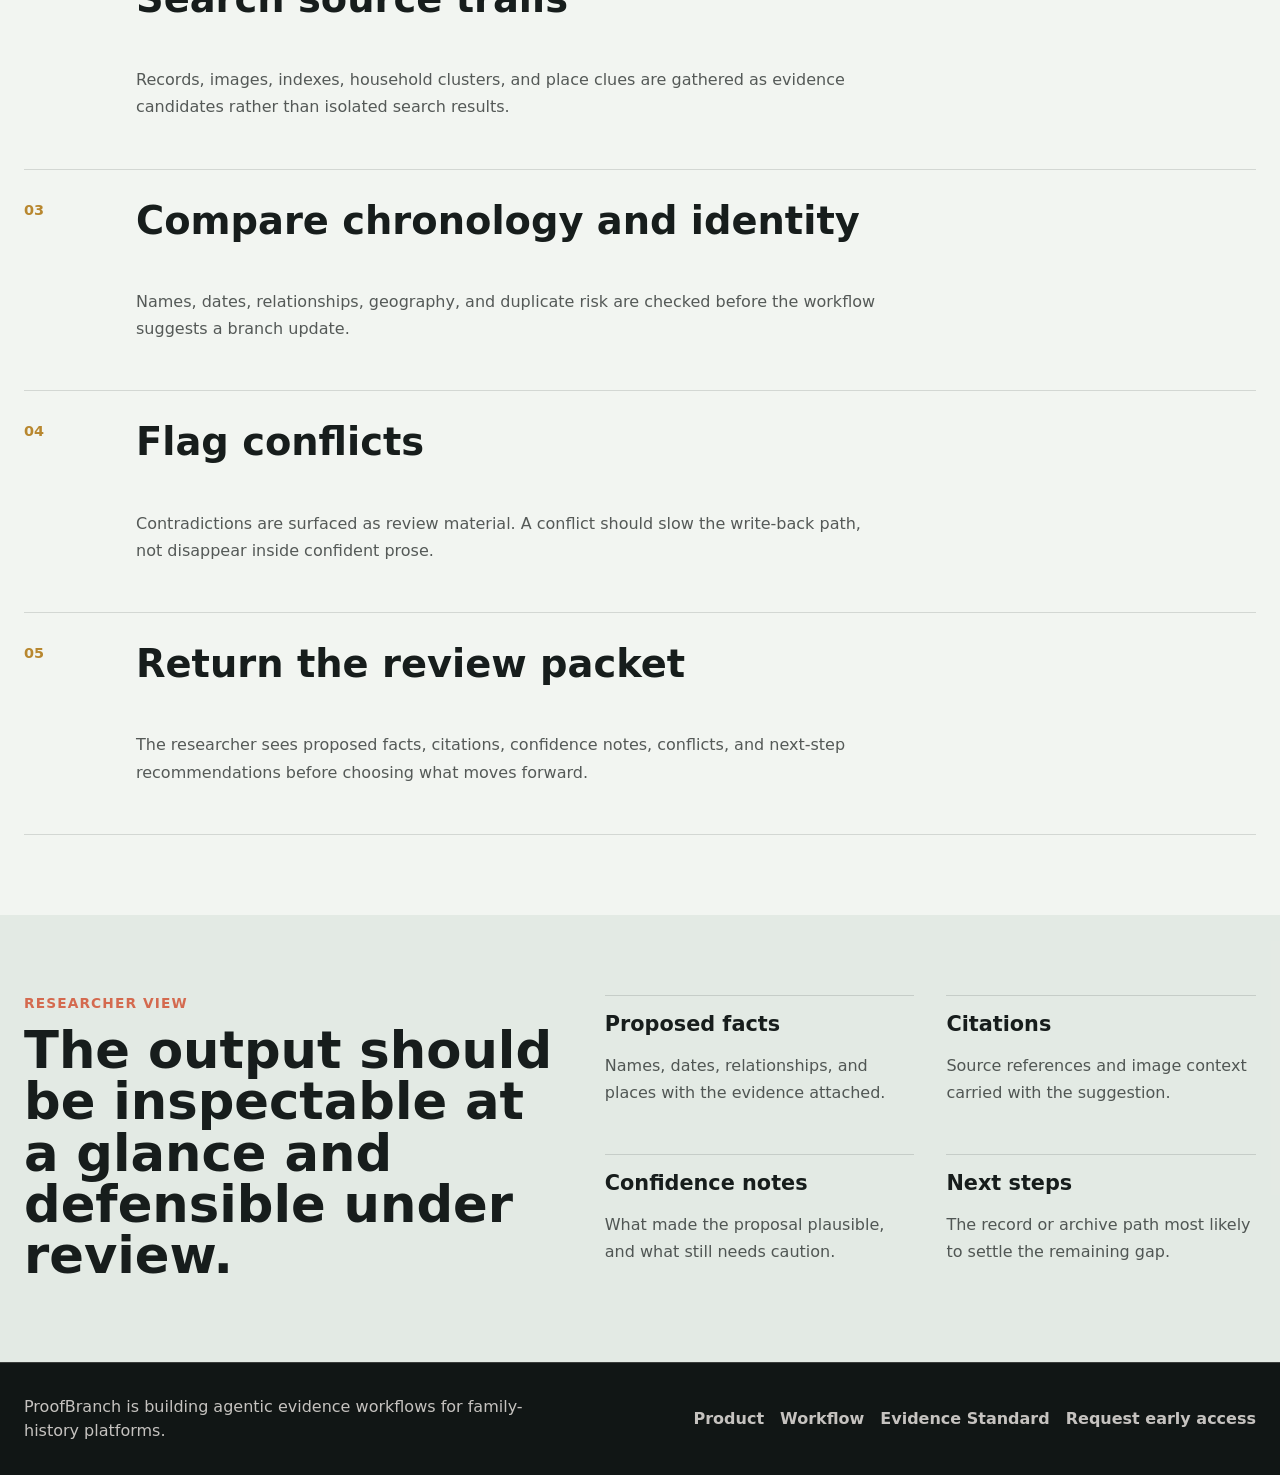
<file: workflow/index.html>
<!DOCTYPE html>
<html lang="en">
  <head>
    <meta charset="UTF-8" />
    <meta name="viewport" content="width=device-width, initial-scale=1.0" />
    <meta
      http-equiv="Content-Security-Policy"
      content="default-src 'self'; base-uri 'self'; form-action https://formspree.io; img-src 'self'; object-src 'none'; script-src 'none'; style-src 'self'"
    />
    <meta name="referrer" content="strict-origin-when-cross-origin" />
    <title>Workflow | ProofBranch</title>
    <meta
      name="description"
      content="See how ProofBranch is designed to turn weak links into reviewable, evidence-backed branch proposals."
    />
    <link rel="stylesheet" href="../styles.css" />
  </head>
  <body>
    <header class="site-header">
      <a class="brand" href="../">ProofBranch</a>
      <nav class="site-nav" aria-label="Primary">
        <a href="../product/">Product</a>
        <a aria-current="page" href="../workflow/">Workflow</a>
        <a href="../evidence-standard/">Evidence Standard</a>
        <a class="nav-cta" href="../early-access/">Early Access</a>
      </nav>
    </header>

    <main>
      <section class="page-hero page-hero-graph">
        <div class="page-hero-inner">
          <p class="eyebrow">Workflow</p>
          <h1>From weak link to reviewable branch.</h1>
          <p>
            ProofBranch is designed to run a research case, not just answer a
            question: search, cluster, compare, flag, and return the next
            decision point.
          </p>
          <a class="button button-primary" href="../early-access/"
            >Request early access</a
          >
        </div>
      </section>

      <section class="wide-visual">
        <img
          src="../assets/brain-branch-network.jpg"
          alt="A brain-shaped lineage graph made from family tree nodes, source records, and branching evidence paths"
        />
      </section>

      <section class="process">
        <article>
          <span>01</span>
          <h2>Start with a weak link</h2>
          <p>
            A person, record, location, or family connection becomes the case
            target. The workflow preserves the question being tested.
          </p>
        </article>
        <article>
          <span>02</span>
          <h2>Search source trails</h2>
          <p>
            Records, images, indexes, household clusters, and place clues are
            gathered as evidence candidates rather than isolated search results.
          </p>
        </article>
        <article>
          <span>03</span>
          <h2>Compare chronology and identity</h2>
          <p>
            Names, dates, relationships, geography, and duplicate risk are
            checked before the workflow suggests a branch update.
          </p>
        </article>
        <article>
          <span>04</span>
          <h2>Flag conflicts</h2>
          <p>
            Contradictions are surfaced as review material. A conflict should
            slow the write-back path, not disappear inside confident prose.
          </p>
        </article>
        <article>
          <span>05</span>
          <h2>Return the review packet</h2>
          <p>
            The researcher sees proposed facts, citations, confidence notes,
            conflicts, and next-step recommendations before choosing what moves
            forward.
          </p>
        </article>
      </section>

      <section class="split-section">
        <div>
          <p class="eyebrow">Researcher view</p>
          <h2>The output should be inspectable at a glance and defensible under review.</h2>
        </div>
        <div class="evidence-list">
          <article>
            <h3>Proposed facts</h3>
            <p>Names, dates, relationships, and places with the evidence attached.</p>
          </article>
          <article>
            <h3>Citations</h3>
            <p>Source references and image context carried with the suggestion.</p>
          </article>
          <article>
            <h3>Confidence notes</h3>
            <p>What made the proposal plausible, and what still needs caution.</p>
          </article>
          <article>
            <h3>Next steps</h3>
            <p>The record or archive path most likely to settle the remaining gap.</p>
          </article>
        </div>
      </section>
    </main>

    <footer class="site-footer">
      <p>ProofBranch is building agentic evidence workflows for family-history platforms.</p>
      <nav aria-label="Footer">
        <a href="../product/">Product</a>
        <a href="../workflow/">Workflow</a>
        <a href="../evidence-standard/">Evidence Standard</a>
        <a href="../early-access/">Request early access</a>
      </nav>
    </footer>
  </body>
</html>
</file>
<file: styles.css>
:root {
  --paper: #f2f5f1;
  --paper-deep: #d7e0d8;
  --ink: #171d1c;
  --ink-soft: rgba(23, 29, 28, 0.72);
  --charcoal: #111615;
  --charcoal-soft: #17211f;
  --teal: #2c6d6f;
  --coral: #d46a4f;
  --gold: #b8872f;
  --line: rgba(23, 29, 28, 0.14);
  --light-line: rgba(248, 244, 239, 0.18);
  --shadow: 0 22px 60px rgba(17, 22, 21, 0.18);
}

* {
  box-sizing: border-box;
}

html {
  scroll-behavior: smooth;
}

body {
  margin: 0;
  font-family: Inter, ui-sans-serif, system-ui, -apple-system, BlinkMacSystemFont,
    "Segoe UI", sans-serif;
  color: var(--ink);
  background: var(--paper);
}

img {
  display: block;
  width: 100%;
}

a {
  color: inherit;
  text-decoration: none;
}

.site-header {
  position: fixed;
  inset: 0 0 auto 0;
  z-index: 20;
  display: flex;
  align-items: center;
  justify-content: space-between;
  gap: 1rem;
  padding: 1rem 1.5rem;
  color: #f5f1eb;
  background: linear-gradient(
    to bottom,
    rgba(17, 22, 21, 0.82),
    rgba(17, 22, 21, 0.02)
  );
  animation: rise 700ms ease-out both;
}

.brand {
  flex: 0 0 auto;
  font-size: clamp(1.2rem, 2vw, 1.6rem);
  font-weight: 750;
  letter-spacing: 0;
}

.site-nav {
  display: flex;
  align-items: center;
  gap: 1.15rem;
  font-size: 0.94rem;
  color: rgba(245, 241, 235, 0.84);
}

.site-nav a {
  position: relative;
  padding-bottom: 0.15rem;
}

.site-nav a::after {
  content: "";
  position: absolute;
  left: 0;
  bottom: 0;
  width: 100%;
  height: 1px;
  transform: scaleX(0);
  transform-origin: left;
  background: rgba(245, 241, 235, 0.8);
  transition: transform 180ms ease;
}

.site-nav a:hover::after,
.site-nav a:focus-visible::after,
.site-nav a[aria-current="page"]::after {
  transform: scaleX(1);
}

.site-nav .nav-cta {
  color: #fffaf3;
  font-weight: 700;
}

.hero,
.page-hero {
  position: relative;
  overflow: hidden;
  color: #f8f4ef;
  background: var(--charcoal);
}

.hero {
  min-height: 92svh;
}

.hero::after,
.page-hero::after {
  content: "";
  position: absolute;
  inset: 0;
  background:
    linear-gradient(
      120deg,
      rgba(17, 22, 21, 0.92) 0%,
      rgba(17, 22, 21, 0.74) 43%,
      rgba(17, 22, 21, 0.34) 100%
    ),
    linear-gradient(180deg, rgba(17, 22, 21, 0.22), rgba(17, 22, 21, 0.54));
}

.hero-image,
.page-hero-image {
  position: absolute;
  inset: 0;
  background-image: url("./assets/manuscript-spread.png");
  background-position: center;
  background-size: cover;
  filter: grayscale(0.08) contrast(1.02);
  transform: scale(1.04);
  animation: drift 16s ease-in-out infinite alternate;
}

.hero-inner,
.page-hero-inner {
  position: relative;
  z-index: 1;
  display: grid;
  align-content: end;
  max-width: 53rem;
  padding: 7rem 1.5rem 2rem;
}

.hero-inner {
  min-height: 92svh;
}

.page-hero {
  min-height: 74svh;
}

.page-hero-inner {
  min-height: 74svh;
  padding-bottom: 4rem;
}

.page-hero-graph {
  background:
    radial-gradient(circle at 76% 18%, rgba(44, 109, 111, 0.32), transparent 36rem),
    linear-gradient(120deg, rgba(17, 22, 21, 0.98), rgba(17, 22, 21, 0.86)),
    var(--charcoal);
}

.page-hero-graph::after,
.contact-hero::after {
  background:
    linear-gradient(
      120deg,
      rgba(17, 22, 21, 0.93) 0%,
      rgba(17, 22, 21, 0.72) 55%,
      rgba(17, 22, 21, 0.52) 100%
    );
}

.contact-hero {
  min-height: 58svh;
  background:
    linear-gradient(
      120deg,
      rgba(17, 22, 21, 0.94) 0%,
      rgba(17, 22, 21, 0.78) 54%,
      rgba(17, 22, 21, 0.46) 100%
    ),
    radial-gradient(circle at 78% 24%, rgba(212, 106, 79, 0.18), transparent 28rem),
    var(--charcoal);
}

.contact-hero .page-hero-inner {
  min-height: 58svh;
}

.eyebrow {
  margin: 0 0 0.9rem;
  color: var(--coral);
  font-size: 0.86rem;
  font-weight: 750;
  text-transform: uppercase;
  letter-spacing: 0.08em;
}

.hero .eyebrow,
.page-hero .eyebrow {
  color: #f0b09d;
}

.hero h1,
.page-hero h1,
.hero-copy,
.hero-actions,
.hero-note,
.page-hero p:not(.eyebrow),
.page-hero .button {
  animation: rise 800ms ease-out both;
}

.hero h1,
.page-hero h1 {
  margin: 0;
  color: #f8f4ef;
  font-size: clamp(2.9rem, 8vw, 6.2rem);
  line-height: 0.94;
  max-width: 13ch;
}

.page-hero h1 {
  max-width: 12ch;
}

.hero-copy,
.page-hero p:not(.eyebrow) {
  margin: 1.2rem 0 0;
  color: rgba(248, 244, 239, 0.84);
  font-size: clamp(1rem, 2vw, 1.18rem);
  line-height: 1.6;
  max-width: 40rem;
}

.page-hero .button {
  margin-top: 1.8rem;
}

.hero-actions {
  display: flex;
  flex-wrap: wrap;
  gap: 0.9rem;
  margin-top: 1.8rem;
  animation-delay: 220ms;
}

.hero-note {
  margin: 1rem 0 0;
  color: rgba(248, 244, 239, 0.66);
  font-size: 0.94rem;
  animation-delay: 320ms;
}

.button {
  display: inline-flex;
  align-items: center;
  justify-content: center;
  min-height: 3rem;
  width: fit-content;
  padding: 0.85rem 1.2rem;
  border: 0;
  border-radius: 8px;
  font: inherit;
  font-weight: 750;
  cursor: pointer;
  transition:
    transform 180ms ease,
    background-color 180ms ease,
    color 180ms ease,
    border-color 180ms ease;
}

.button:hover,
.button:focus-visible {
  transform: translateY(-2px);
}

.button-primary {
  color: #fffaf3;
  background: var(--coral);
}

.button-primary:hover,
.button-primary:focus-visible {
  background: #c75d42;
}

.button-secondary {
  color: #f8f4ef;
  border: 1px solid rgba(248, 244, 239, 0.34);
  background: rgba(248, 244, 239, 0.08);
}

.button-secondary:hover,
.button-secondary:focus-visible {
  background: rgba(248, 244, 239, 0.14);
}

.inline-link {
  display: inline-flex;
  width: fit-content;
  margin-top: 1rem;
  color: var(--teal);
  font-weight: 800;
  border-bottom: 1px solid currentColor;
}

.statement,
.intro,
.principles,
.cta,
.process,
.evidence-rules,
.split-section,
.form-section {
  padding: 5rem 1.5rem;
}

.statement {
  display: grid;
  gap: 1.5rem;
  max-width: 74rem;
}

.statement h2 {
  margin: 0;
  max-width: 15ch;
  font-size: clamp(2.35rem, 5vw, 5.1rem);
  line-height: 0.94;
}

.statement p:last-child {
  max-width: 48rem;
  color: var(--ink-soft);
  font-size: 1.15rem;
  line-height: 1.7;
}

.intro {
  position: relative;
  z-index: 2;
  padding-top: 4.25rem;
}

.section-heading {
  max-width: 46rem;
}

.section-heading h2,
.detail h2,
.cta h2,
.split-section h2,
.form-copy h2 {
  margin: 0;
  font-size: clamp(2rem, 4vw, 3.4rem);
  line-height: 1;
}

.workflow-grid,
.principles-list,
.evidence-list {
  display: grid;
  grid-template-columns: repeat(3, minmax(0, 1fr));
  gap: 2rem;
  margin-top: 2.5rem;
}

.text-panel,
.principles-list article {
  display: block;
  padding-top: 1rem;
  border-top: 1px solid var(--line);
  transition:
    transform 180ms ease,
    border-color 180ms ease;
}

.text-panel:hover,
.text-panel:focus-visible {
  transform: translateY(-3px);
  border-color: rgba(212, 106, 79, 0.7);
}

.workflow-step,
.feature-row span,
.process span,
.evidence-rules span {
  margin: 0 0 1rem;
  color: var(--gold);
  font-size: 0.9rem;
  font-weight: 800;
}

.workflow-grid h3,
.principles-list h3,
.feature-row h3,
.evidence-list h3 {
  margin: 0;
  font-size: 1.3rem;
}

.workflow-grid p:last-child,
.principles-list p,
.detail-copy p,
.cta p:last-of-type,
.feature-row p,
.evidence-list p,
.process p,
.evidence-rules p,
.form-copy p {
  color: var(--ink-soft);
  line-height: 1.7;
}

.detail {
  display: grid;
  grid-template-columns: minmax(0, 0.95fr) minmax(0, 1.15fr);
  align-items: center;
  gap: 2rem;
  padding: 1.5rem;
  background: linear-gradient(
    180deg,
    rgba(44, 109, 111, 0.08),
    rgba(242, 245, 241, 0)
  );
}

.detail-copy {
  padding: 2rem 0;
}

.detail-visual,
.wide-visual,
.asset-showcase figure {
  margin: 0;
  overflow: hidden;
  border-radius: 8px;
  box-shadow: var(--shadow);
}

.detail-visual {
  min-height: 28rem;
}

.detail-visual img,
.wide-visual img,
.asset-showcase img {
  width: 100%;
  height: 100%;
  object-fit: cover;
  object-position: center 36%;
  transition: transform 300ms ease;
}

.detail-visual:hover img,
.wide-visual:hover img,
.asset-showcase:hover img {
  transform: scale(1.025);
}

.asset-showcase {
  padding: 0 1.5rem 5rem;
}

.asset-showcase-tight {
  padding-bottom: 3rem;
}

.asset-showcase figure {
  max-height: 42rem;
  background: var(--charcoal);
}

.asset-showcase img {
  display: block;
  aspect-ratio: 16 / 9;
  object-position: center;
}

.wide-visual {
  margin: -2rem 1.5rem 0;
  max-height: 34rem;
  background: var(--charcoal);
}

.wide-visual img {
  max-height: 34rem;
}

.feature-list {
  display: grid;
  gap: 0;
  margin-top: 2.5rem;
  border-top: 1px solid var(--line);
}

.feature-row,
.process article,
.evidence-rules article {
  display: grid;
  grid-template-columns: 5rem minmax(0, 1fr);
  gap: 2rem;
  padding: 2rem 0;
  border-bottom: 1px solid var(--line);
}

.feature-row h3,
.process h2,
.evidence-rules h2 {
  margin: 0;
  font-size: clamp(1.55rem, 3vw, 2.55rem);
  line-height: 1;
}

.feature-row p,
.process p,
.evidence-rules p {
  grid-column: 2;
  max-width: 47rem;
}

.split-section {
  display: grid;
  grid-template-columns: minmax(0, 0.9fr) minmax(0, 1.1fr);
  gap: 3rem;
  align-items: start;
  background: rgba(215, 224, 216, 0.52);
}

.split-section .evidence-list {
  grid-template-columns: repeat(2, minmax(0, 1fr));
  margin-top: 0;
}

.evidence-list article {
  padding-top: 1rem;
  border-top: 1px solid var(--line);
}

.process,
.evidence-rules {
  padding-top: 3rem;
}

.cta {
  color: #f8f4ef;
  background:
    linear-gradient(135deg, rgba(44, 109, 111, 0.95), rgba(17, 22, 21, 0.98)),
    var(--charcoal);
}

.cta .eyebrow {
  color: #f7d7b3;
}

.cta p:last-of-type {
  max-width: 38rem;
  color: rgba(248, 244, 239, 0.76);
}

.form-section {
  display: grid;
  grid-template-columns: minmax(0, 0.9fr) minmax(18rem, 1.1fr);
  gap: 3rem;
  align-items: start;
}

.form-copy {
  position: sticky;
  top: 6rem;
}

.access-form {
  display: grid;
  gap: 1rem;
  padding: 1.25rem;
  border: 1px solid var(--line);
  border-radius: 8px;
  background: rgba(255, 255, 255, 0.36);
  box-shadow: 0 16px 44px rgba(17, 22, 21, 0.08);
}

.hidden-field {
  display: none;
}

.access-form label {
  display: grid;
  gap: 0.45rem;
  color: rgba(23, 29, 28, 0.82);
  font-size: 0.9rem;
  font-weight: 750;
}

.access-form input,
.access-form textarea,
.access-form select {
  width: 100%;
  border: 1px solid rgba(23, 29, 28, 0.18);
  border-radius: 8px;
  padding: 0.9rem 0.95rem;
  color: var(--ink);
  background: rgba(255, 255, 255, 0.72);
  font: inherit;
}

.access-form textarea {
  resize: vertical;
}

.access-form input:focus,
.access-form textarea:focus,
.access-form select:focus {
  outline: 2px solid rgba(44, 109, 111, 0.38);
  border-color: rgba(44, 109, 111, 0.62);
}

.site-footer {
  display: flex;
  align-items: center;
  justify-content: space-between;
  gap: 1.5rem;
  padding: 2rem 1.5rem;
  color: rgba(248, 244, 239, 0.78);
  background: var(--charcoal);
  border-top: 1px solid var(--light-line);
}

.site-footer p {
  max-width: 32rem;
  margin: 0;
  line-height: 1.5;
}

.site-footer nav {
  display: flex;
  flex-wrap: wrap;
  justify-content: flex-end;
  gap: 1rem;
  font-weight: 700;
}

@keyframes rise {
  from {
    opacity: 0;
    transform: translateY(24px);
  }

  to {
    opacity: 1;
    transform: translateY(0);
  }
}

@keyframes drift {
  from {
    transform: scale(1.03) translate3d(0, 0, 0);
  }

  to {
    transform: scale(1.08) translate3d(-1.2%, 0.8%, 0);
  }
}

@media (max-width: 960px) {
  .workflow-grid,
  .principles-list,
  .detail,
  .split-section,
  .form-section {
    grid-template-columns: 1fr;
  }

  .split-section .evidence-list {
    grid-template-columns: 1fr 1fr;
  }

  .detail-visual {
    min-height: 22rem;
  }

  .form-copy {
    position: static;
  }
}

@media (max-width: 720px) {
  .site-header {
    flex-direction: column;
    align-items: flex-start;
    gap: 0.75rem;
    padding: 1rem;
  }

  .site-nav {
    flex-wrap: wrap;
    gap: 0.75rem 1rem;
    font-size: 0.88rem;
  }

  .hero-inner,
  .page-hero-inner,
  .statement,
  .intro,
  .principles,
  .cta,
  .detail,
  .process,
  .evidence-rules,
  .split-section,
  .form-section {
    padding-left: 1rem;
    padding-right: 1rem;
  }

  .asset-showcase {
    padding-right: 1rem;
    padding-left: 1rem;
  }

  .hero-inner {
    padding-top: 8rem;
  }

  .page-hero-inner {
    padding-top: 9rem;
  }

  .intro {
    padding-top: 3.75rem;
  }

  .feature-row,
  .process article,
  .evidence-rules article {
    grid-template-columns: 1fr;
    gap: 0.75rem;
  }

  .feature-row p,
  .process p,
  .evidence-rules p {
    grid-column: auto;
  }

  .split-section .evidence-list {
    grid-template-columns: 1fr;
  }

  .site-footer {
    align-items: flex-start;
    flex-direction: column;
  }

  .site-footer nav {
    justify-content: flex-start;
  }
}

@media (max-width: 540px) {
  .hero,
  .hero-inner {
    min-height: 88svh;
  }

  .page-hero,
  .page-hero-inner,
  .contact-hero,
  .contact-hero .page-hero-inner {
    min-height: 64svh;
  }
}
</file>
